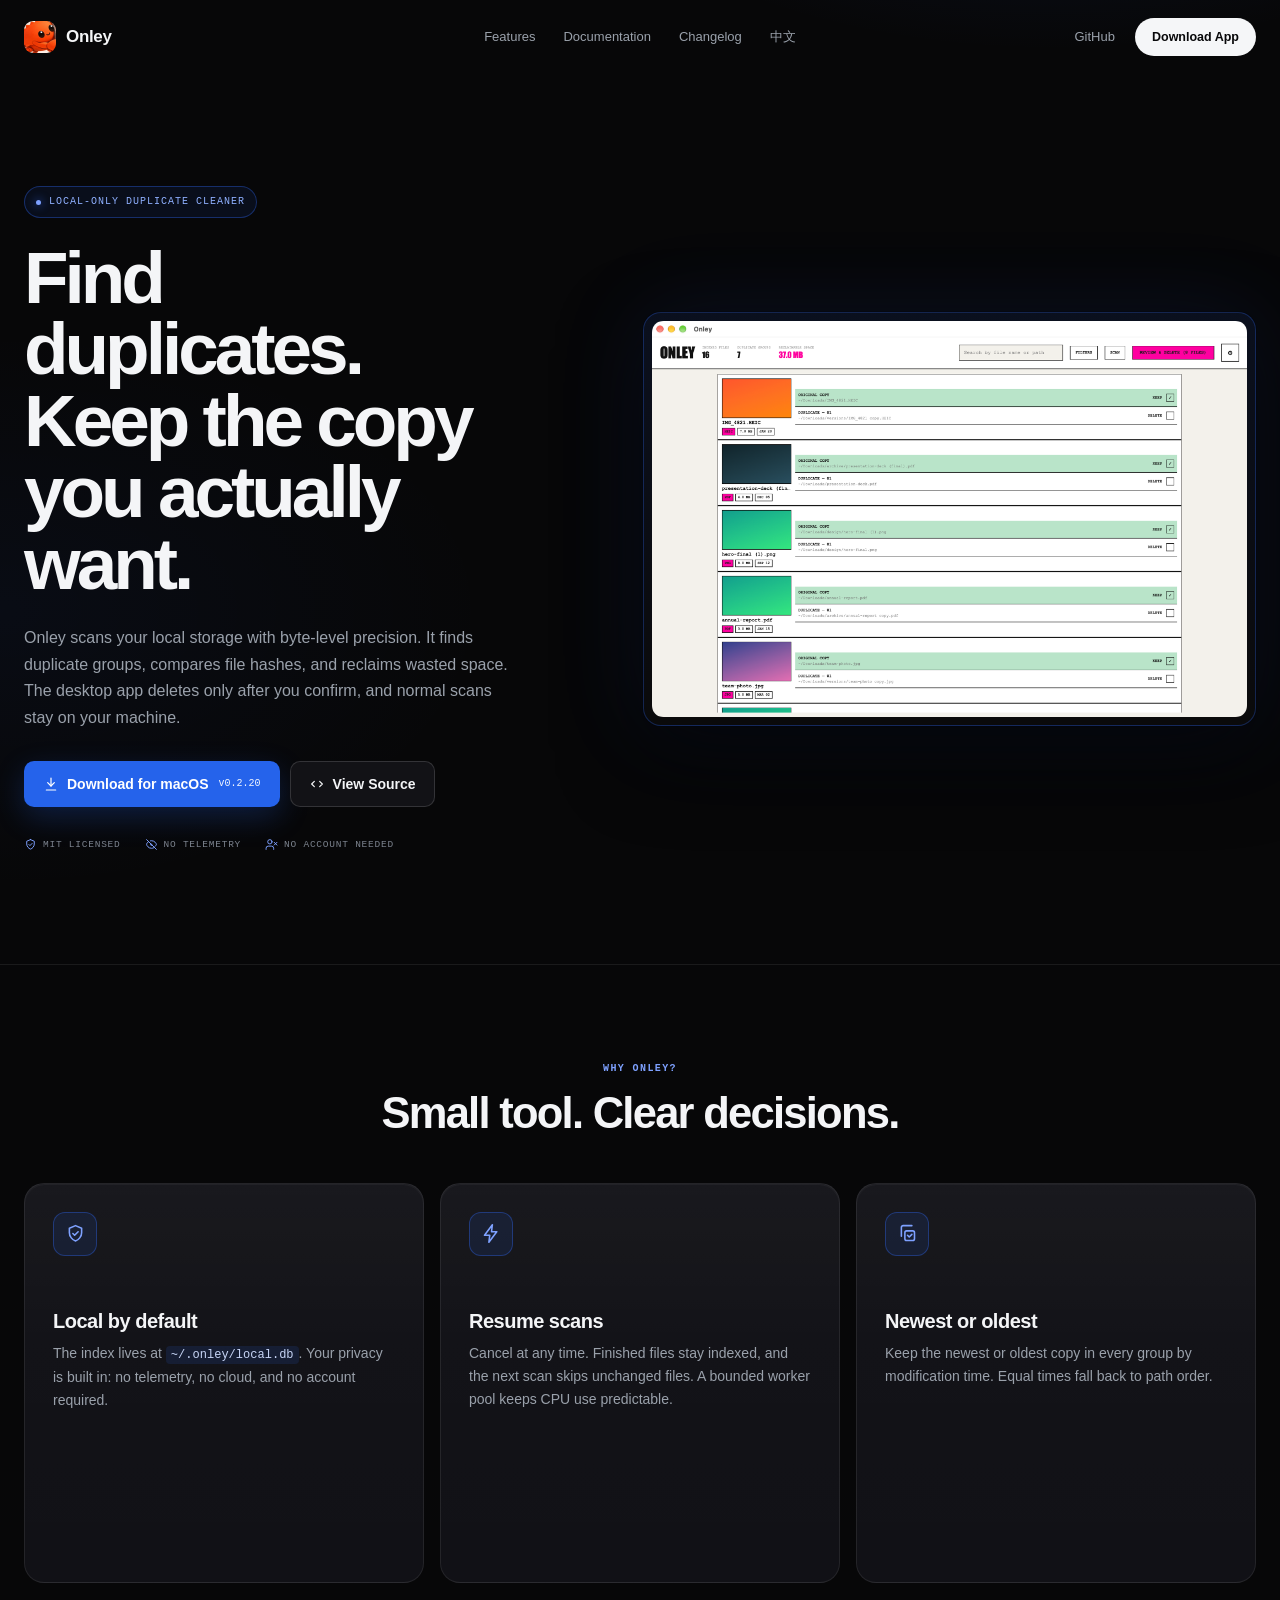
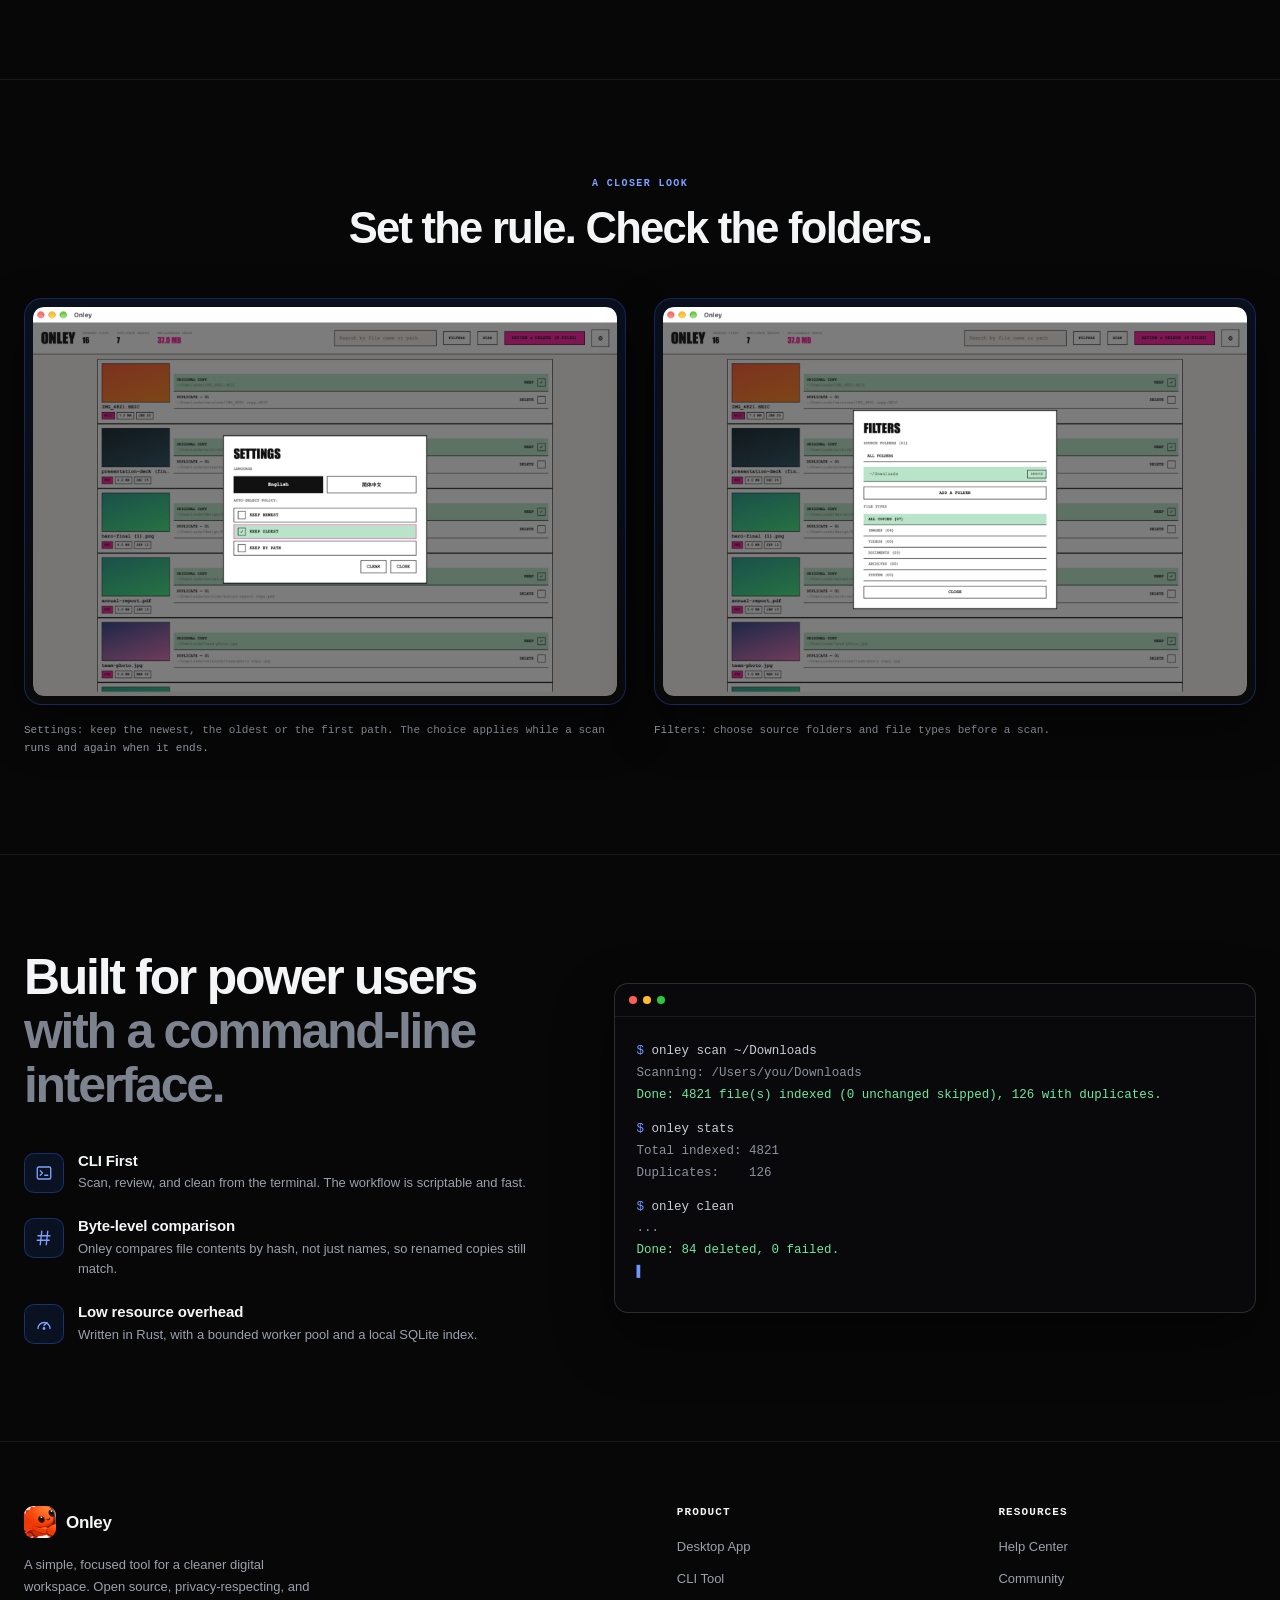
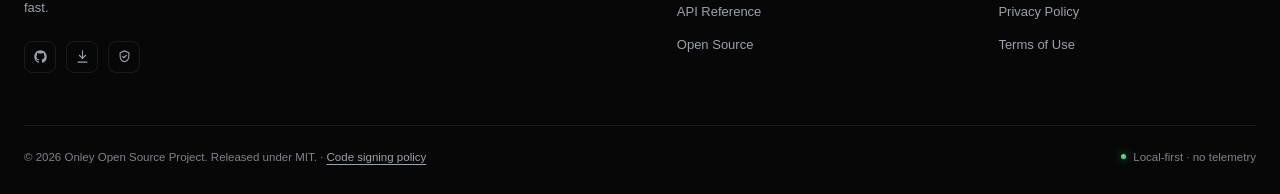
<file: docs/index.html>
<!DOCTYPE html>
<html lang="en">
<head>
  <meta charset="utf-8">
  <meta name="viewport" content="width=device-width, initial-scale=1">
  <meta name="color-scheme" content="dark">
  <title>Onley — find and remove duplicate files</title>
  <meta name="description" content="Onley is a local-only duplicate file finder for macOS, Windows and Linux. Scan folders, review duplicate groups, and delete the rest only after you confirm.">
  <meta property="og:title" content="Onley — find and remove duplicate files">
  <meta property="og:description" content="A local-only duplicate file finder with a desktop client and CLI.">
  <meta property="og:type" content="website">
  <meta property="og:image" content="https://fdaio.github.io/onley/assets/onley-main.png">
  <link rel="alternate" hreflang="en" href="https://fdaio.github.io/onley/">
  <link rel="alternate" hreflang="zh-CN" href="https://fdaio.github.io/onley/index-zh.html">
  <link rel="icon" href="assets/mark.svg" type="image/svg+xml">
  <link rel="stylesheet" href="home.css">
</head>
<body class="home">
  <a class="skip-link" href="#main">Skip to content</a>

  <header class="site-header">
    <a class="brand" href="./" aria-label="Onley home">
      <img src="assets/mark.svg" alt="" width="32" height="32">
      <span>Onley</span>
    </a>
    <nav class="site-nav" aria-label="Main">
      <a href="#features">Features</a>
      <a href="https://github.com/fdaio/onley#readme">Documentation</a>
      <a href="https://github.com/fdaio/onley/releases">Changelog</a>
      <a href="index-zh.html" hreflang="zh-CN" lang="zh-CN">中文</a>
    </nav>
    <div class="header-actions">
      <a class="text-link" href="https://github.com/fdaio/onley">GitHub</a>
      <a class="button button-light" href="download.html">Download App</a>
    </div>
  </header>

  <main id="main">
    <section class="hero">
      <div class="hero-copy">
        <p class="eyebrow-pill"><span class="dot" aria-hidden="true"></span>Local-only duplicate cleaner</p>
        <h1>Find<br>duplicates.<br>Keep the copy<br>you actually<br>want.</h1>
        <p class="lede">
          Onley scans your local storage with byte-level precision. It finds
          duplicate groups, compares file hashes, and reclaims wasted space. The
          desktop app deletes only after you confirm, and normal scans stay on
          your machine.
        </p>
        <div class="hero-actions">
          <a class="button button-primary" href="download.html">
            <svg viewBox="0 0 24 24" fill="none" stroke="currentColor" stroke-width="1.8" stroke-linecap="round" stroke-linejoin="round" aria-hidden="true"><path d="M12 3v12"/><path d="m7 10 5 5 5-5"/><path d="M5 21h14"/></svg>
            <span>Download for macOS</span>
            <span class="version">v0.2.20</span>
          </a>
          <a class="button button-ghost" href="https://github.com/fdaio/onley">
            <svg viewBox="0 0 24 24" fill="none" stroke="currentColor" stroke-width="1.8" stroke-linecap="round" stroke-linejoin="round" aria-hidden="true"><path d="m8 8-4 4 4 4"/><path d="m16 8 4 4-4 4"/></svg>
            <span>View Source</span>
          </a>
        </div>
        <ul class="trust-list" aria-label="Product commitments">
          <li>
            <svg viewBox="0 0 24 24" fill="none" stroke="currentColor" stroke-width="1.8" stroke-linecap="round" stroke-linejoin="round" aria-hidden="true"><path d="M12 3 5 6v5c0 4.4 3.4 8.4 7 9.5 3.6-1.1 7-5.1 7-9.5V6l-7-3Z"/><path d="m9 12 2 2 4-4"/></svg>
            MIT licensed
          </li>
          <li>
            <svg viewBox="0 0 24 24" fill="none" stroke="currentColor" stroke-width="1.8" stroke-linecap="round" stroke-linejoin="round" aria-hidden="true"><path d="M3 3l18 18"/><path d="M10.6 10.6a2 2 0 0 0 2.8 2.8"/><path d="M9.9 5.2A10.5 10.5 0 0 1 12 5c5.5 0 9 5 9 7a11 11 0 0 1-2.3 3.4"/><path d="M6.6 6.6C4.4 8 3 10 3 12c0 2 3.5 7 9 7a10.6 10.6 0 0 0 4.4-1"/></svg>
            No telemetry
          </li>
          <li>
            <svg viewBox="0 0 24 24" fill="none" stroke="currentColor" stroke-width="1.8" stroke-linecap="round" stroke-linejoin="round" aria-hidden="true"><path d="M16 21v-2a4 4 0 0 0-4-4H6a4 4 0 0 0-4 4v2"/><circle cx="9" cy="7" r="4"/><path d="m17 8 5 5"/><path d="m22 8-5 5"/></svg>
            No account needed
          </li>
        </ul>
      </div>

      <div class="hero-visual">
        <div class="shot-frame">
          <img src="assets/onley-main.png" alt="Onley desktop app showing duplicate groups with a copy selected to keep" width="2160" height="1440">
        </div>
      </div>
    </section>

    <section id="features" class="section">
      <div class="section-heading center">
        <p class="eyebrow">Why Onley?</p>
        <h2>Small tool. Clear decisions.</h2>
      </div>
      <div class="feature-grid">
        <article class="feature-card">
          <div class="icon-box" aria-hidden="true">
            <svg viewBox="0 0 24 24" fill="none" stroke="currentColor" stroke-width="1.8" stroke-linecap="round" stroke-linejoin="round"><path d="M12 3 5 6v5c0 4.4 3.4 8.4 7 9.5 3.6-1.1 7-5.1 7-9.5V6l-7-3Z"/><path d="m9 12 2 2 4-4"/></svg>
          </div>
          <h3>Local by default</h3>
          <p>The index lives at <code>~/.onley/local.db</code>. Your privacy is built in: no telemetry, no cloud, and no account required.</p>
        </article>
        <article class="feature-card">
          <div class="icon-box" aria-hidden="true">
            <svg viewBox="0 0 24 24" fill="none" stroke="currentColor" stroke-width="1.8" stroke-linecap="round" stroke-linejoin="round"><path d="M13 2 4 14h6l-1 8 9-12h-6l1-8Z"/></svg>
          </div>
          <h3>Resume scans</h3>
          <p>Cancel at any time. Finished files stay indexed, and the next scan skips unchanged files. A bounded worker pool keeps CPU use predictable.</p>
        </article>
        <article class="feature-card">
          <div class="icon-box" aria-hidden="true">
            <svg viewBox="0 0 24 24" fill="none" stroke="currentColor" stroke-width="1.8" stroke-linecap="round" stroke-linejoin="round"><rect x="9" y="9" width="11" height="11" rx="2"/><path d="M5 15V5a2 2 0 0 1 2-2h10"/><path d="m12 14 2 2 3-3"/></svg>
          </div>
          <h3>Newest or oldest</h3>
          <p>Keep the newest or oldest copy in every group by modification time. Equal times fall back to path order.</p>
        </article>
      </div>
    </section>

    <section class="section shots">
      <div class="section-heading center">
        <p class="eyebrow">A closer look</p>
        <h2>Set the rule. Check the folders.</h2>
      </div>
      <div class="shot-grid">
        <figure class="shot-card">
          <div class="shot-frame">
            <img src="assets/onley-settings.png" alt="Onley settings with Keep oldest selected and the language choices" width="1600" height="1066" loading="lazy">
          </div>
          <figcaption>Settings: keep the newest, the oldest or the first path. The choice applies while a scan runs and again when it ends.</figcaption>
        </figure>
        <figure class="shot-card">
          <div class="shot-frame">
            <img src="assets/onley-filters.png" alt="Onley filters showing the Downloads folder, file types and their counts" width="1600" height="1066" loading="lazy">
          </div>
          <figcaption>Filters: choose source folders and file types before a scan.</figcaption>
        </figure>
      </div>
    </section>

    <section class="section cli">
      <div class="cli-copy">
        <h2>Built for power users<br><span>with a command-line interface.</span></h2>
        <div class="cli-list">
          <article class="cli-item">
            <div class="icon-box" aria-hidden="true">
              <svg viewBox="0 0 24 24" fill="none" stroke="currentColor" stroke-width="1.8" stroke-linecap="round" stroke-linejoin="round"><rect x="3" y="4" width="18" height="16" rx="2"/><path d="m7 9 3 3-3 3"/><path d="M13 15h4"/></svg>
            </div>
            <div>
              <h3>CLI First</h3>
              <p>Scan, review, and clean from the terminal. The workflow is scriptable and fast.</p>
            </div>
          </article>
          <article class="cli-item">
            <div class="icon-box" aria-hidden="true">
              <svg viewBox="0 0 24 24" fill="none" stroke="currentColor" stroke-width="1.8" stroke-linecap="round" stroke-linejoin="round"><path d="M9 3 7 21"/><path d="M17 3l-2 18"/><path d="M4 9h16"/><path d="M3 15h16"/></svg>
            </div>
            <div>
              <h3>Byte-level comparison</h3>
              <p>Onley compares file contents by hash, not just names, so renamed copies still match.</p>
            </div>
          </article>
          <article class="cli-item">
            <div class="icon-box" aria-hidden="true">
              <svg viewBox="0 0 24 24" fill="none" stroke="currentColor" stroke-width="1.8" stroke-linecap="round" stroke-linejoin="round"><path d="M4 18a8 8 0 1 1 16 0"/><path d="m12 14 4-4"/><circle cx="12" cy="18" r="1"/></svg>
            </div>
            <div>
              <h3>Low resource overhead</h3>
              <p>Written in Rust, with a bounded worker pool and a local SQLite index.</p>
            </div>
          </article>
        </div>
      </div>

      <div class="terminal">
        <div class="terminal-bar" aria-hidden="true"><span></span><span></span><span></span></div>
        <pre class="terminal-body"><code><span class="term-line"><span class="prompt">$</span> onley scan ~/Downloads</span><span class="term-line dim">Scanning: /Users/you/Downloads</span><span class="term-line ok">Done: 4821 file(s) indexed (0 unchanged skipped), 126 with duplicates.</span><span class="term-gap"></span><span class="term-line"><span class="prompt">$</span> onley stats</span><span class="term-line dim">Total indexed: 4821</span><span class="term-line dim">Duplicates:    126</span><span class="term-gap"></span><span class="term-line"><span class="prompt">$</span> onley clean</span><span class="term-line dim">...</span><span class="term-line ok">Done: 84 deleted, 0 failed.</span><span class="term-line terminal-cursor" aria-hidden="true">▌</span></code></pre>
      </div>
    </section>
  </main>

  <footer class="site-footer">
    <div class="footer-top">
      <div class="footer-brand">
        <a class="brand" href="./" aria-label="Onley home">
          <img src="assets/mark.svg" alt="" width="32" height="32">
          <span>Onley</span>
        </a>
        <p>A simple, focused tool for a cleaner digital workspace. Open source, privacy-respecting, and fast.</p>
        <div class="socials">
          <a href="https://github.com/fdaio/onley" aria-label="Onley on GitHub">
            <svg viewBox="0 0 24 24" fill="currentColor" aria-hidden="true"><path d="M12 2C6.48 2 2 6.58 2 12.25c0 4.53 2.87 8.37 6.84 9.73.5.1.68-.22.68-.49 0-.24-.01-.87-.01-1.71-2.78.62-3.37-1.37-3.37-1.37-.45-1.18-1.11-1.5-1.11-1.5-.91-.63.07-.62.07-.62 1 .07 1.53 1.06 1.53 1.06.9 1.57 2.34 1.12 2.91.85.09-.66.35-1.12.63-1.38-2.22-.26-4.56-1.14-4.56-5.06 0-1.12.39-2.03 1.03-2.75-.1-.26-.45-1.3.1-2.71 0 0 .84-.28 2.75 1.05a9.3 9.3 0 0 1 5 0c1.91-1.33 2.75-1.05 2.75-1.05.55 1.41.2 2.45.1 2.71.64.72 1.03 1.63 1.03 2.75 0 3.93-2.34 4.8-4.57 5.05.36.32.68.94.68 1.9 0 1.37-.01 2.47-.01 2.81 0 .27.18.6.69.49A10.02 10.02 0 0 0 22 12.25C22 6.58 17.52 2 12 2Z"/></svg>
          </a>
          <a href="https://github.com/fdaio/onley/releases" aria-label="Onley releases">
            <svg viewBox="0 0 24 24" fill="none" stroke="currentColor" stroke-width="1.8" stroke-linecap="round" stroke-linejoin="round" aria-hidden="true"><path d="M12 3v12"/><path d="m7 10 5 5 5-5"/><path d="M5 21h14"/></svg>
          </a>
          <a href="https://github.com/fdaio/onley/blob/master/LICENSE" aria-label="Onley MIT license">
            <svg viewBox="0 0 24 24" fill="none" stroke="currentColor" stroke-width="1.8" stroke-linecap="round" stroke-linejoin="round" aria-hidden="true"><path d="M12 3 5 6v5c0 4.4 3.4 8.4 7 9.5 3.6-1.1 7-5.1 7-9.5V6l-7-3Z"/><path d="m9 12 2 2 4-4"/></svg>
          </a>
        </div>
      </div>
      <div class="footer-col">
        <h2>Product</h2>
        <a href="download.html">Desktop App</a>
        <a href="download.html">CLI Tool</a>
        <a href="coming-soon.html" data-placeholder="true" title="API reference coming soon">API Reference</a>
        <a href="https://github.com/fdaio/onley">Open Source</a>
      </div>
      <div class="footer-col">
        <h2>Resources</h2>
        <a href="https://github.com/fdaio/onley/issues">Help Center</a>
        <a href="coming-soon.html" data-placeholder="true" title="Community page coming soon">Community</a>
        <a href="privacy.html">Privacy Policy</a>
        <a href="coming-soon.html" data-placeholder="true" title="Terms of use coming soon">Terms of Use</a>
      </div>
    </div>
    <div class="footer-bottom">
      <p>© 2026 Onley Open Source Project. Released under MIT. · <a href="code-signing.html">Code signing policy</a></p>
      <p class="local-status"><span class="status-dot" aria-hidden="true"></span>Local-first · no telemetry</p>
    </div>
  </footer>
</body>
</html>
</file>
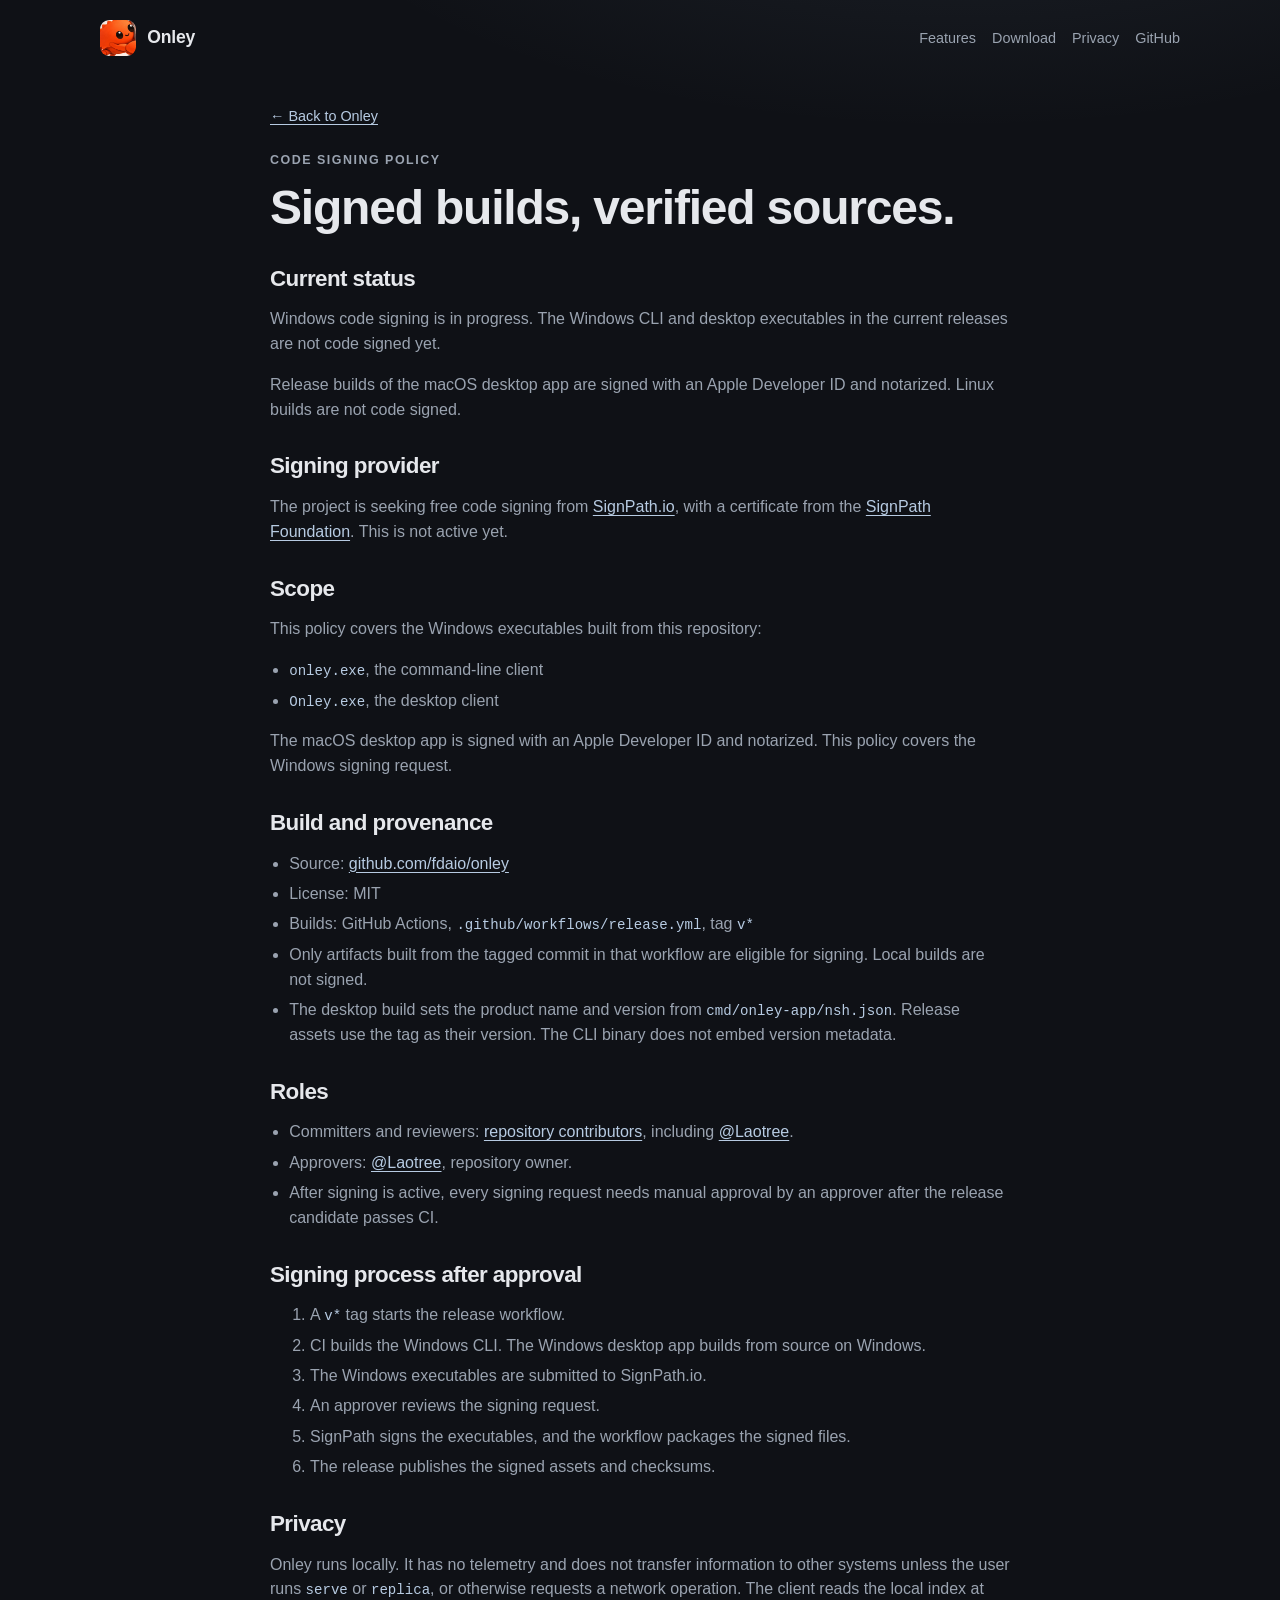
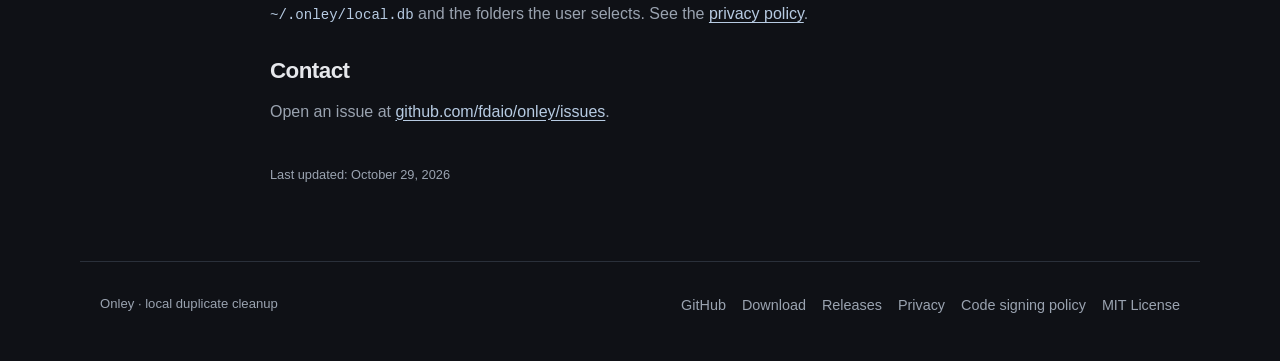
<file: docs/code-signing.html>
<!DOCTYPE html>
<html lang="en">
<head>
  <meta charset="utf-8">
  <meta name="viewport" content="width=device-width, initial-scale=1">
  <meta name="color-scheme" content="dark">
  <title>Code signing policy — Onley</title>
  <meta name="description" content="Onley code signing policy: planned SignPath Foundation signing for Windows, Developer ID and notarization for macOS.">
  <link rel="icon" href="assets/mark.svg" type="image/svg+xml">
  <link rel="stylesheet" href="styles.css">
</head>
<body>
  <header class="site-header">
    <a class="brand" href="./" aria-label="Onley home">
      <img src="assets/mark.svg" alt="" width="36" height="36">
      <span>Onley</span>
    </a>
    <nav aria-label="Main">
      <a href="index.html#features">Features</a>
      <a href="download.html">Download</a>
      <a href="privacy.html">Privacy</a>
      <a href="https://github.com/fdaio/onley">GitHub</a>
    </nav>
  </header>

  <main class="page">
    <a class="back" href="./">← Back to Onley</a>
    <p class="eyebrow">Code signing policy</p>
    <h1>Signed builds, verified sources.</h1>

    <h2>Current status</h2>
    <p>
      Windows code signing is in progress. The Windows CLI and desktop
      executables in the current releases are not code signed yet.
    </p>
    <p>
      Release builds of the macOS desktop app are signed with an Apple Developer
      ID and notarized. Linux builds are not code signed.
    </p>

    <h2>Signing provider</h2>
    <p>
      The project is seeking free code signing from
      <a href="https://about.signpath.io">SignPath.io</a>, with a certificate
      from the <a href="https://signpath.org">SignPath Foundation</a>. This is
      not active yet.
    </p>

    <h2>Scope</h2>
    <p>This policy covers the Windows executables built from this repository:</p>
    <ul>
      <li><code>onley.exe</code>, the command-line client</li>
      <li><code>Onley.exe</code>, the desktop client</li>
    </ul>
    <p>
      The macOS desktop app is signed with an Apple Developer ID and notarized.
      This policy covers the Windows signing request.
    </p>

    <h2>Build and provenance</h2>
    <ul>
      <li>Source: <a href="https://github.com/fdaio/onley">github.com/fdaio/onley</a></li>
      <li>License: MIT</li>
      <li>Builds: GitHub Actions, <code>.github/workflows/release.yml</code>, tag <code>v*</code></li>
      <li>Only artifacts built from the tagged commit in that workflow are eligible for signing. Local builds are not signed.</li>
      <li>The desktop build sets the product name and version from <code>cmd/onley-app/nsh.json</code>. Release assets use the tag as their version. The CLI binary does not embed version metadata.</li>
    </ul>

    <h2>Roles</h2>
    <ul>
      <li>Committers and reviewers: <a href="https://github.com/fdaio/onley/graphs/contributors">repository contributors</a>, including <a href="https://github.com/Laotree">@Laotree</a>.</li>
      <li>Approvers: <a href="https://github.com/Laotree">@Laotree</a>, repository owner.</li>
      <li>After signing is active, every signing request needs manual approval by an approver after the release candidate passes CI.</li>
    </ul>

    <h2>Signing process after approval</h2>
    <ol>
      <li>A <code>v*</code> tag starts the release workflow.</li>
      <li>CI builds the Windows CLI. The Windows desktop app builds from source on Windows.</li>
      <li>The Windows executables are submitted to SignPath.io.</li>
      <li>An approver reviews the signing request.</li>
      <li>SignPath signs the executables, and the workflow packages the signed files.</li>
      <li>The release publishes the signed assets and checksums.</li>
    </ol>

    <h2>Privacy</h2>
    <p>
      Onley runs locally. It has no telemetry and does not transfer information
      to other systems unless the user runs <code>serve</code> or
      <code>replica</code>, or otherwise requests a network operation. The
      client reads the local index at <code>~/.onley/local.db</code> and the
      folders the user selects. See the <a href="privacy.html">privacy policy</a>.
    </p>

    <h2>Contact</h2>
    <p>
      Open an issue at
      <a href="https://github.com/fdaio/onley/issues">github.com/fdaio/onley/issues</a>.
    </p>

    <p class="updated">Last updated: October 29, 2026</p>
  </main>

  <footer class="site-footer">
    <p>Onley · local duplicate cleanup</p>
    <nav aria-label="Footer">
      <a href="https://github.com/fdaio/onley">GitHub</a>
      <a href="download.html">Download</a>
      <a href="https://github.com/fdaio/onley/releases">Releases</a>
      <a href="privacy.html">Privacy</a>
      <a href="code-signing.html">Code signing policy</a>
      <a href="https://github.com/fdaio/onley/blob/master/LICENSE">MIT License</a>
    </nav>
  </footer>
</body>
</html>
</file>
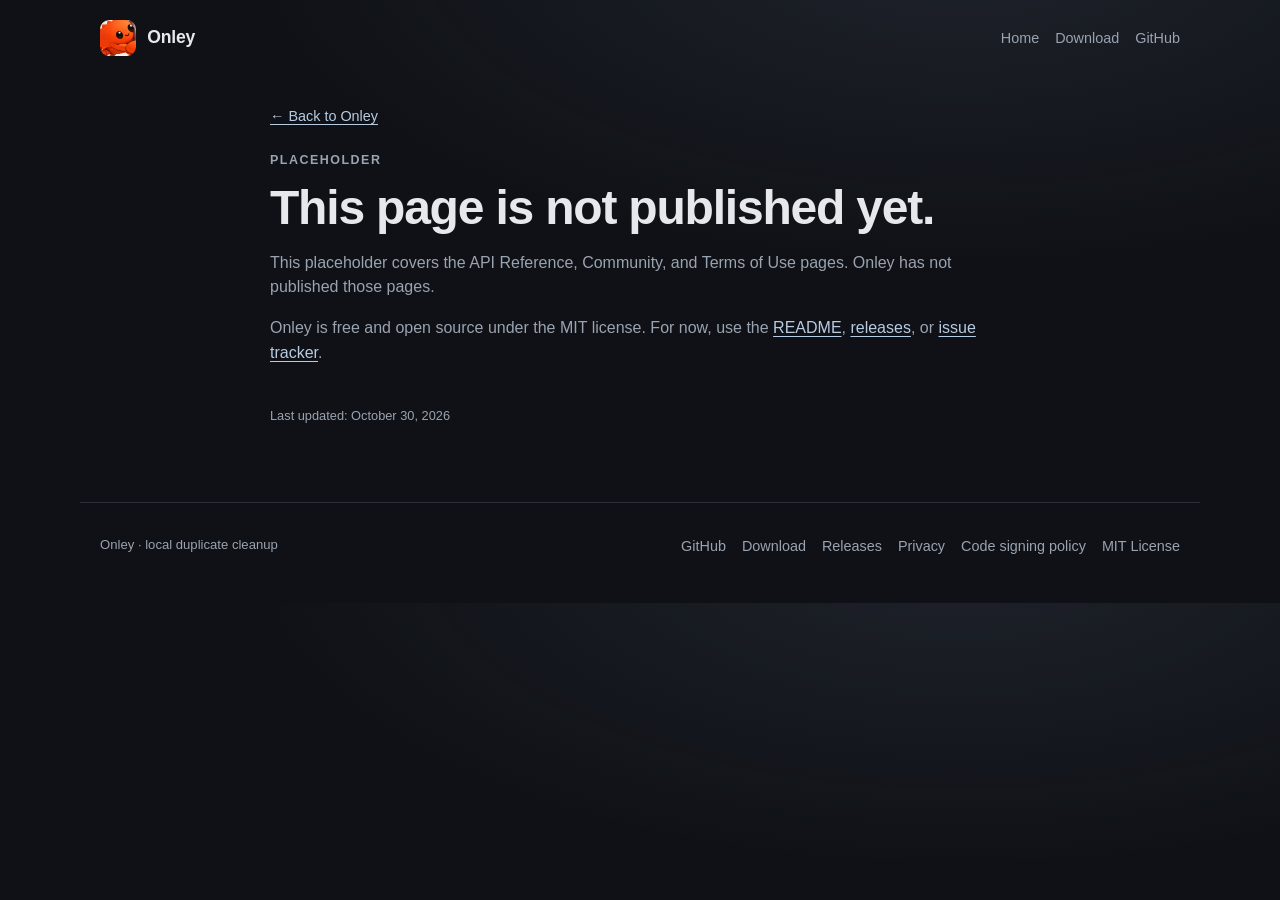
<file: docs/coming-soon.html>
<!DOCTYPE html>
<html lang="en">
<head>
  <meta charset="utf-8">
  <meta name="viewport" content="width=device-width, initial-scale=1">
  <meta name="color-scheme" content="dark">
  <meta name="robots" content="noindex">
  <title>Coming soon — Onley</title>
  <meta name="description" content="A placeholder page for Onley pages that are not published yet.">
  <link rel="icon" href="assets/mark.svg" type="image/svg+xml">
  <link rel="stylesheet" href="styles.css">
</head>
<body>
  <header class="site-header">
    <a class="brand" href="./" aria-label="Onley home">
      <img src="assets/mark.svg" alt="" width="36" height="36">
      <span>Onley</span>
    </a>
    <nav aria-label="Main">
      <a href="index.html">Home</a>
      <a href="download.html">Download</a>
      <a href="https://github.com/fdaio/onley">GitHub</a>
    </nav>
  </header>

  <main class="page">
    <a class="back" href="./">← Back to Onley</a>
    <p class="eyebrow">Placeholder</p>
    <h1>This page is not published yet.</h1>
    <p>
      This placeholder covers the API Reference, Community, and Terms of Use
      pages. Onley has not published those pages.
    </p>
    <p>
      Onley is free and open source under the MIT license. For now, use the
      <a href="https://github.com/fdaio/onley#readme">README</a>,
      <a href="https://github.com/fdaio/onley/releases">releases</a>, or
      <a href="https://github.com/fdaio/onley/issues">issue tracker</a>.
    </p>
    <p class="updated">Last updated: October 30, 2026</p>
  </main>

  <footer class="site-footer">
    <p>Onley · local duplicate cleanup</p>
    <nav aria-label="Footer">
      <a href="https://github.com/fdaio/onley">GitHub</a>
      <a href="download.html">Download</a>
      <a href="https://github.com/fdaio/onley/releases">Releases</a>
      <a href="privacy.html">Privacy</a>
      <a href="code-signing.html">Code signing policy</a>
      <a href="https://github.com/fdaio/onley/blob/master/LICENSE">MIT License</a>
    </nav>
  </footer>
</body>
</html>
</file>
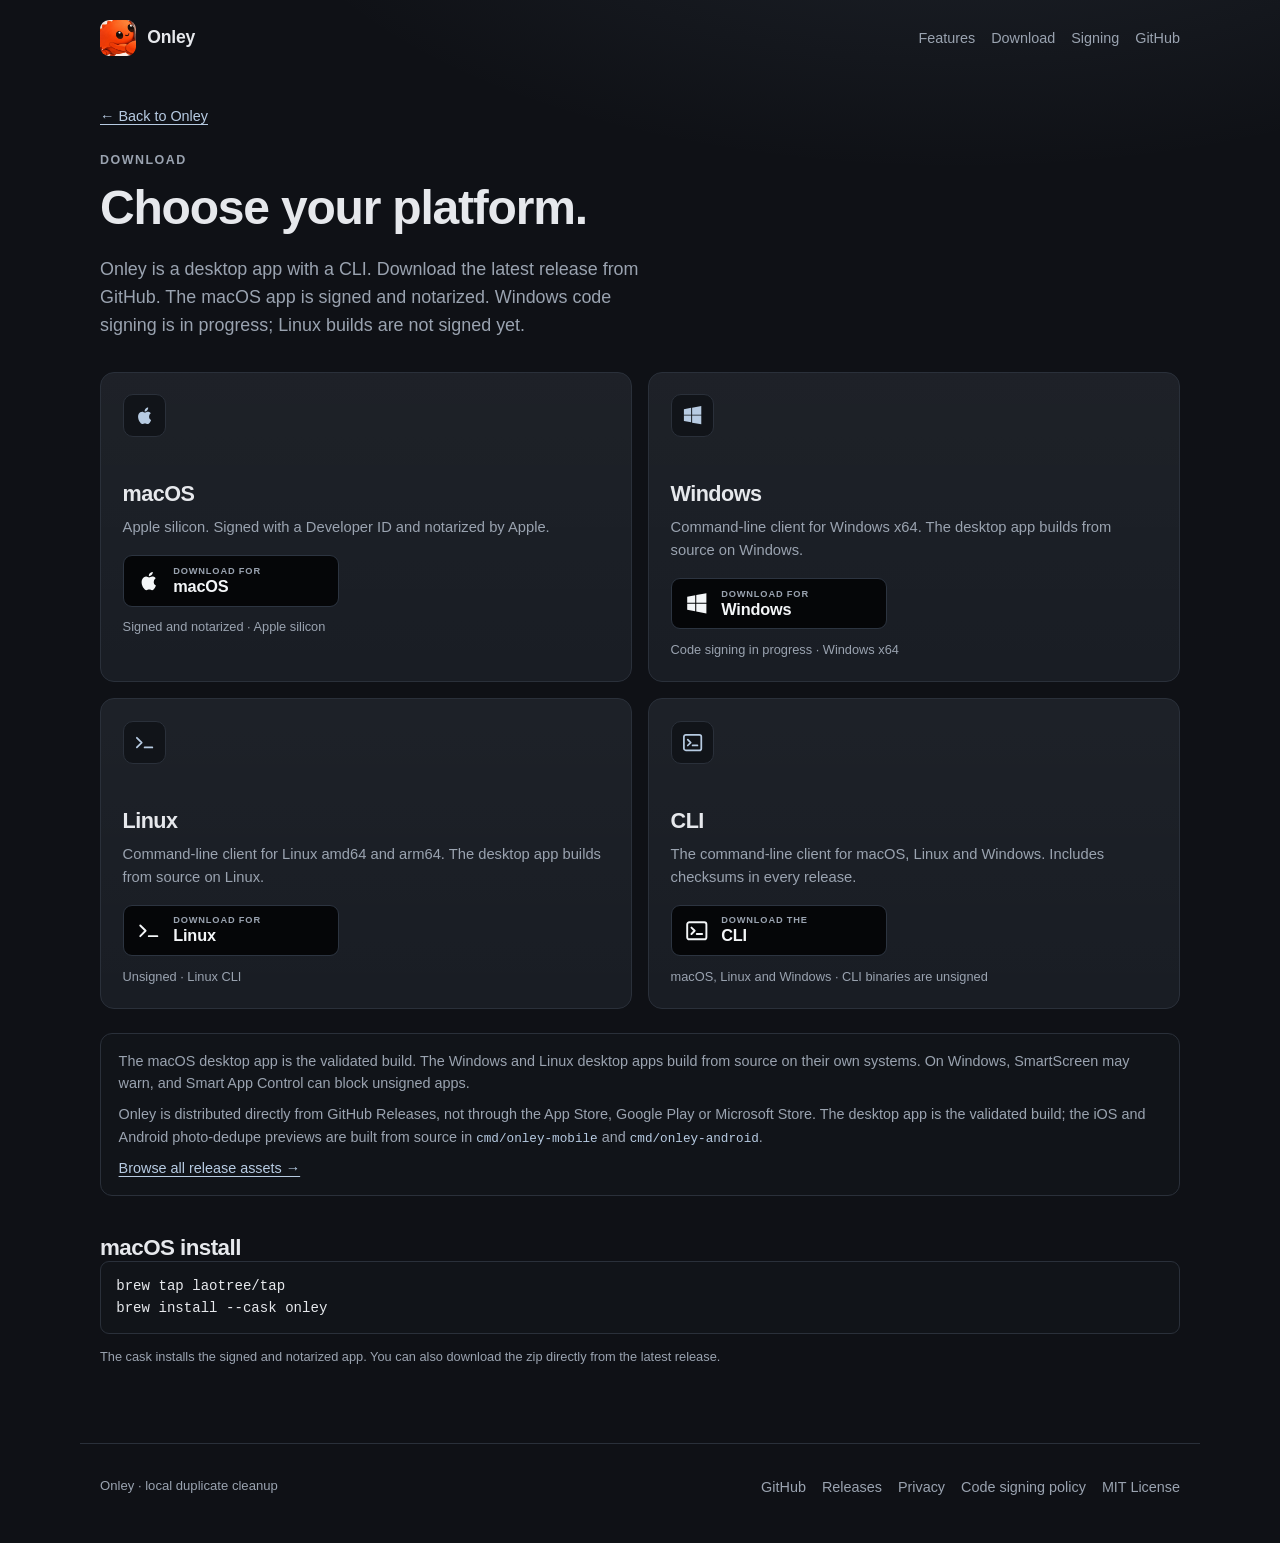
<file: docs/download.html>
<!DOCTYPE html>
<html lang="en">
<head>
  <meta charset="utf-8">
  <meta name="viewport" content="width=device-width, initial-scale=1">
  <meta name="color-scheme" content="dark">
  <title>Download — Onley</title>
  <meta name="description" content="Download Onley for macOS, Windows and Linux, or get the command-line client from GitHub Releases.">
  <link rel="icon" href="assets/mark.svg" type="image/svg+xml">
  <link rel="stylesheet" href="styles.css">
</head>
<body>
  <header class="site-header">
    <a class="brand" href="./" aria-label="Onley home">
      <img src="assets/mark.svg" alt="" width="36" height="36">
      <span>Onley</span>
    </a>
    <nav aria-label="Main">
      <a href="index.html#features">Features</a>
      <a href="download.html" aria-current="page">Download</a>
      <a href="code-signing.html">Signing</a>
      <a href="https://github.com/fdaio/onley">GitHub</a>
    </nav>
  </header>

  <main class="page page-wide">
    <a class="back" href="./">← Back to Onley</a>
    <p class="eyebrow">Download</p>
    <h1>Choose your platform.</h1>
    <p class="lede">
      Onley is a desktop app with a CLI. Download the latest release from
      GitHub. The macOS app is signed and notarized. Windows code signing is in
      progress; Linux builds are not signed yet.
    </p>

    <div class="download-grid">
      <section class="download-card">
        <div class="platform-icon" aria-hidden="true">
          <svg viewBox="0 0 24 24" role="img"><path d="M16.7 12.9c0-2.1 1.7-3.1 1.8-3.2-1-1.5-2.5-1.7-3-1.7-1.3-.1-2.5.8-3.2.8-.7 0-1.7-.8-2.8-.8-1.4 0-2.8.9-3.5 2.2-1.5 2.6-.4 6.4 1.1 8.5.7 1 1.5 2.1 2.6 2.1 1 0 1.4-.6 2.7-.6s1.6.6 2.7.6c1.1 0 1.8-1 2.5-2 .8-1.1 1.1-2.2 1.1-2.3-.1 0-2.1-.8-2.1-3.3zM14.8 6.4c.6-.7 1-1.7.9-2.7-.9 0-2 .6-2.7 1.3-.6.7-1.1 1.7-.9 2.7 1 0 2-.5 2.7-1.3z"/></svg>
        </div>
        <h2>macOS</h2>
        <p>Apple silicon. Signed with a Developer ID and notarized by Apple.</p>
        <a class="store-badge" href="https://github.com/fdaio/onley/releases/latest">
          <span class="store-icon" aria-hidden="true">
            <svg viewBox="0 0 24 24"><path d="M16.7 12.9c0-2.1 1.7-3.1 1.8-3.2-1-1.5-2.5-1.7-3-1.7-1.3-.1-2.5.8-3.2.8-.7 0-1.7-.8-2.8-.8-1.4 0-2.8.9-3.5 2.2-1.5 2.6-.4 6.4 1.1 8.5.7 1 1.5 2.1 2.6 2.1 1 0 1.4-.6 2.7-.6s1.6.6 2.7.6c1.1 0 1.8-1 2.5-2 .8-1.1 1.1-2.2 1.1-2.3-.1 0-2.1-.8-2.1-3.3zM14.8 6.4c.6-.7 1-1.7.9-2.7-.9 0-2 .6-2.7 1.3-.6.7-1.1 1.7-.9 2.7 1 0 2-.5 2.7-1.3z"/></svg>
          </span>
          <span><small>Download for</small><strong>macOS</strong></span>
        </a>
        <p class="small">Signed and notarized · Apple silicon</p>
      </section>

      <section class="download-card">
        <div class="platform-icon" aria-hidden="true">
          <svg viewBox="0 0 24 24"><path d="M3 5.5 10.5 4v7H3V5.5zm8.5-1.7L21 2v9h-9.5V3.8zM3 12h7.5v7L3 17.5V12zm8.5 0H21v9l-9.5-1.7V12z"/></svg>
        </div>
        <h2>Windows</h2>
        <p>Command-line client for Windows x64. The desktop app builds from source on Windows.</p>
        <a class="store-badge" href="https://github.com/fdaio/onley/releases/latest">
          <span class="store-icon" aria-hidden="true">
            <svg viewBox="0 0 24 24"><path d="M3 5.5 10.5 4v7H3V5.5zm8.5-1.7L21 2v9h-9.5V3.8zM3 12h7.5v7L3 17.5V12zm8.5 0H21v9l-9.5-1.7V12z"/></svg>
          </span>
          <span><small>Download for</small><strong>Windows</strong></span>
        </a>
        <p class="small">Code signing in progress · Windows x64</p>
      </section>

      <section class="download-card">
        <div class="platform-icon" aria-hidden="true">
          <svg viewBox="0 0 24 24" fill="none" stroke="currentColor" stroke-width="1.8" stroke-linecap="round" stroke-linejoin="round"><path d="m4 7 5 5-5 5M12 17h8"/></svg>
        </div>
        <h2>Linux</h2>
        <p>Command-line client for Linux amd64 and arm64. The desktop app builds from source on Linux.</p>
        <a class="store-badge" href="https://github.com/fdaio/onley/releases/latest">
          <span class="store-icon" aria-hidden="true">
            <svg viewBox="0 0 24 24" fill="none" stroke="currentColor" stroke-width="1.8" stroke-linecap="round" stroke-linejoin="round"><path d="m4 7 5 5-5 5M12 17h8"/></svg>
          </span>
          <span><small>Download for</small><strong>Linux</strong></span>
        </a>
        <p class="small">Unsigned · Linux CLI</p>
      </section>

      <section class="download-card">
        <div class="platform-icon" aria-hidden="true">
          <svg viewBox="0 0 24 24" fill="none" stroke="currentColor" stroke-width="1.8" stroke-linecap="round" stroke-linejoin="round"><rect x="3" y="4" width="18" height="16" rx="2"/><path d="m7 9 3 3-3 3M12 15h5"/></svg>
        </div>
        <h2>CLI</h2>
        <p>The command-line client for macOS, Linux and Windows. Includes checksums in every release.</p>
        <a class="store-badge" href="https://github.com/fdaio/onley/releases/latest">
          <span class="store-icon" aria-hidden="true">
            <svg viewBox="0 0 24 24" fill="none" stroke="currentColor" stroke-width="1.8" stroke-linecap="round" stroke-linejoin="round"><rect x="3" y="4" width="18" height="16" rx="2"/><path d="m7 9 3 3-3 3M12 15h5"/></svg>
          </span>
          <span><small>Download the</small><strong>CLI</strong></span>
        </a>
        <p class="small">macOS, Linux and Windows · CLI binaries are unsigned</p>
      </section>
    </div>

    <div class="download-note">
      <p>
        The macOS desktop app is the validated build. The Windows and Linux
        desktop apps build from source on their own systems. On
        Windows, SmartScreen may warn, and Smart App Control can block unsigned
        apps.
      </p>
      <p>
        Onley is distributed directly from GitHub Releases, not through the
        App Store, Google Play or Microsoft Store. The desktop app is the
        validated build; the iOS and Android photo-dedupe previews are built
        from source in <code>cmd/onley-mobile</code> and
        <code>cmd/onley-android</code>.
      </p>
      <p><a href="https://github.com/fdaio/onley/releases/latest">Browse all release assets →</a></p>
    </div>

    <h2>macOS install</h2>
    <pre><code>brew tap laotree/tap
brew install --cask onley</code></pre>
    <p class="small">
      The cask installs the signed and notarized app. You can also download the
      zip directly from the latest release.
    </p>
  </main>

  <footer class="site-footer">
    <p>Onley · local duplicate cleanup</p>
    <nav aria-label="Footer">
      <a href="https://github.com/fdaio/onley">GitHub</a>
      <a href="https://github.com/fdaio/onley/releases">Releases</a>
      <a href="privacy.html">Privacy</a>
      <a href="code-signing.html">Code signing policy</a>
      <a href="https://github.com/fdaio/onley/blob/master/LICENSE">MIT License</a>
    </nav>
  </footer>
</body>
</html>
</file>
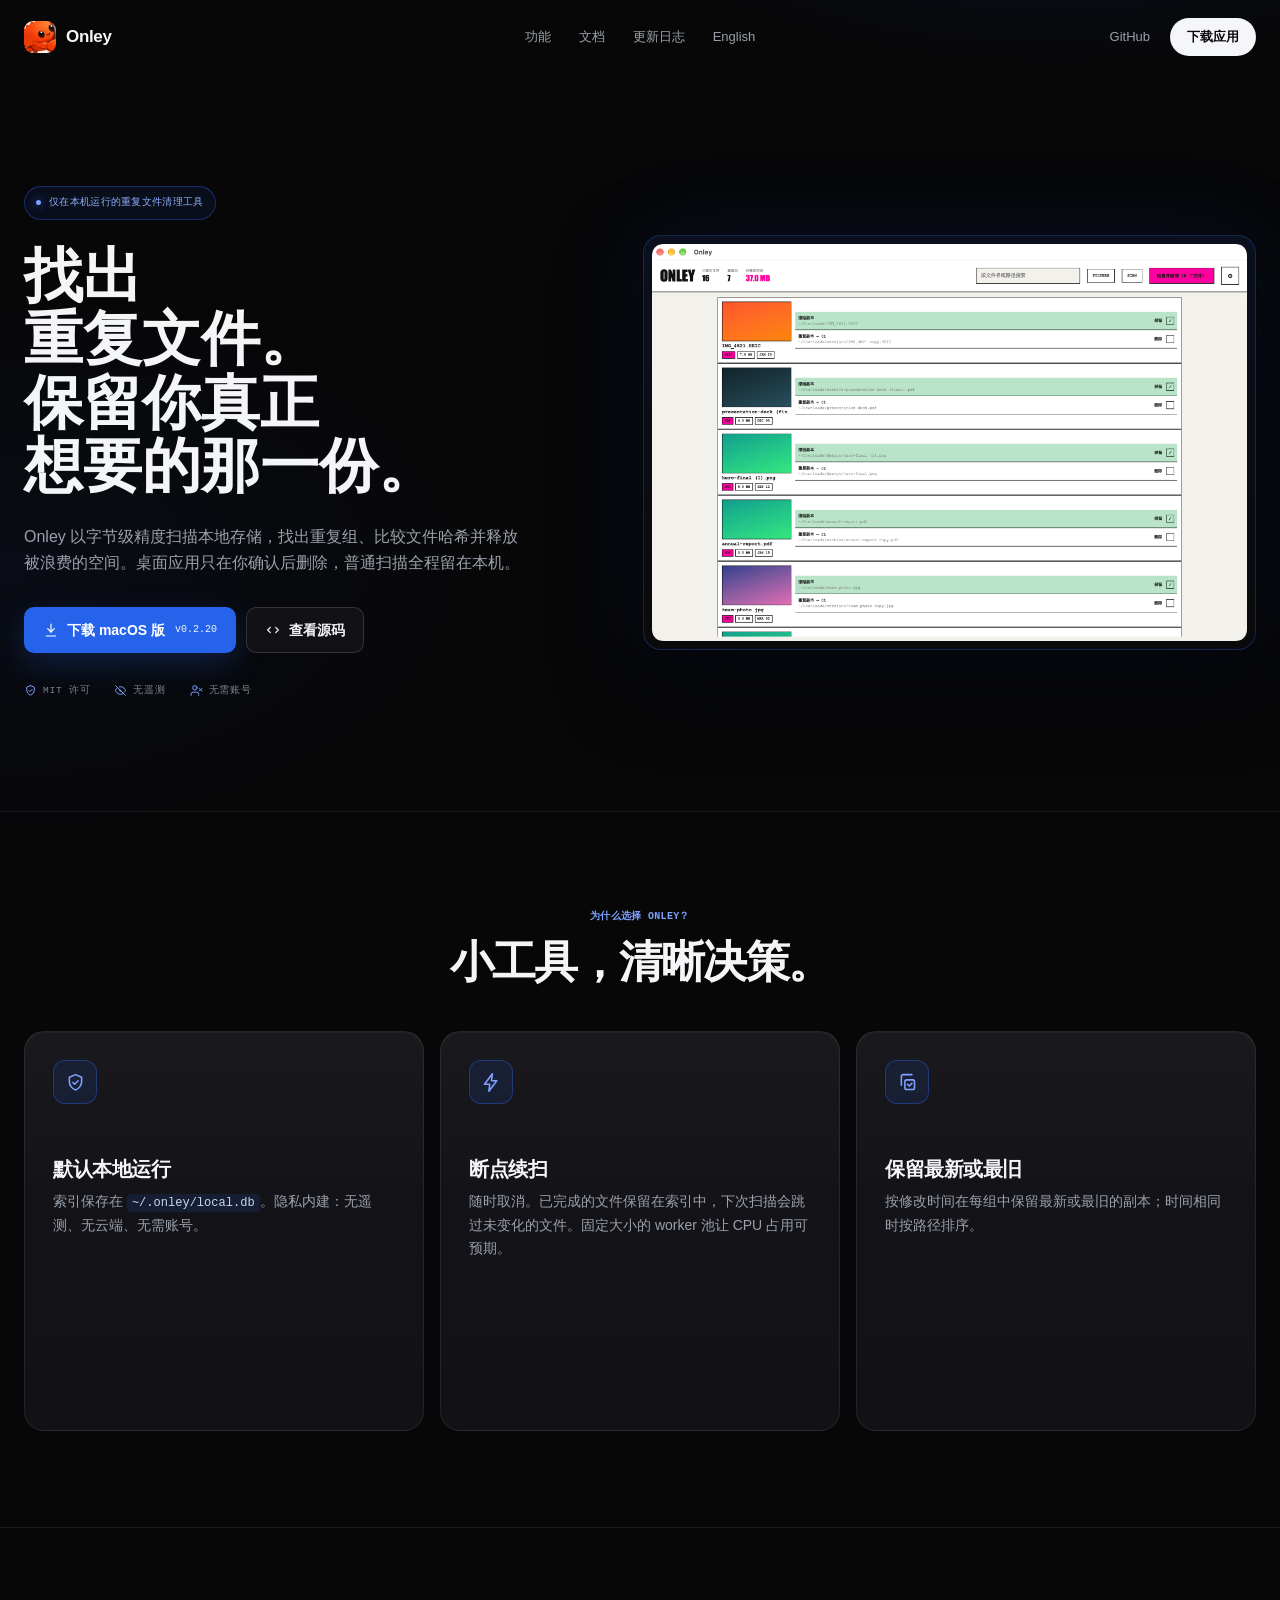
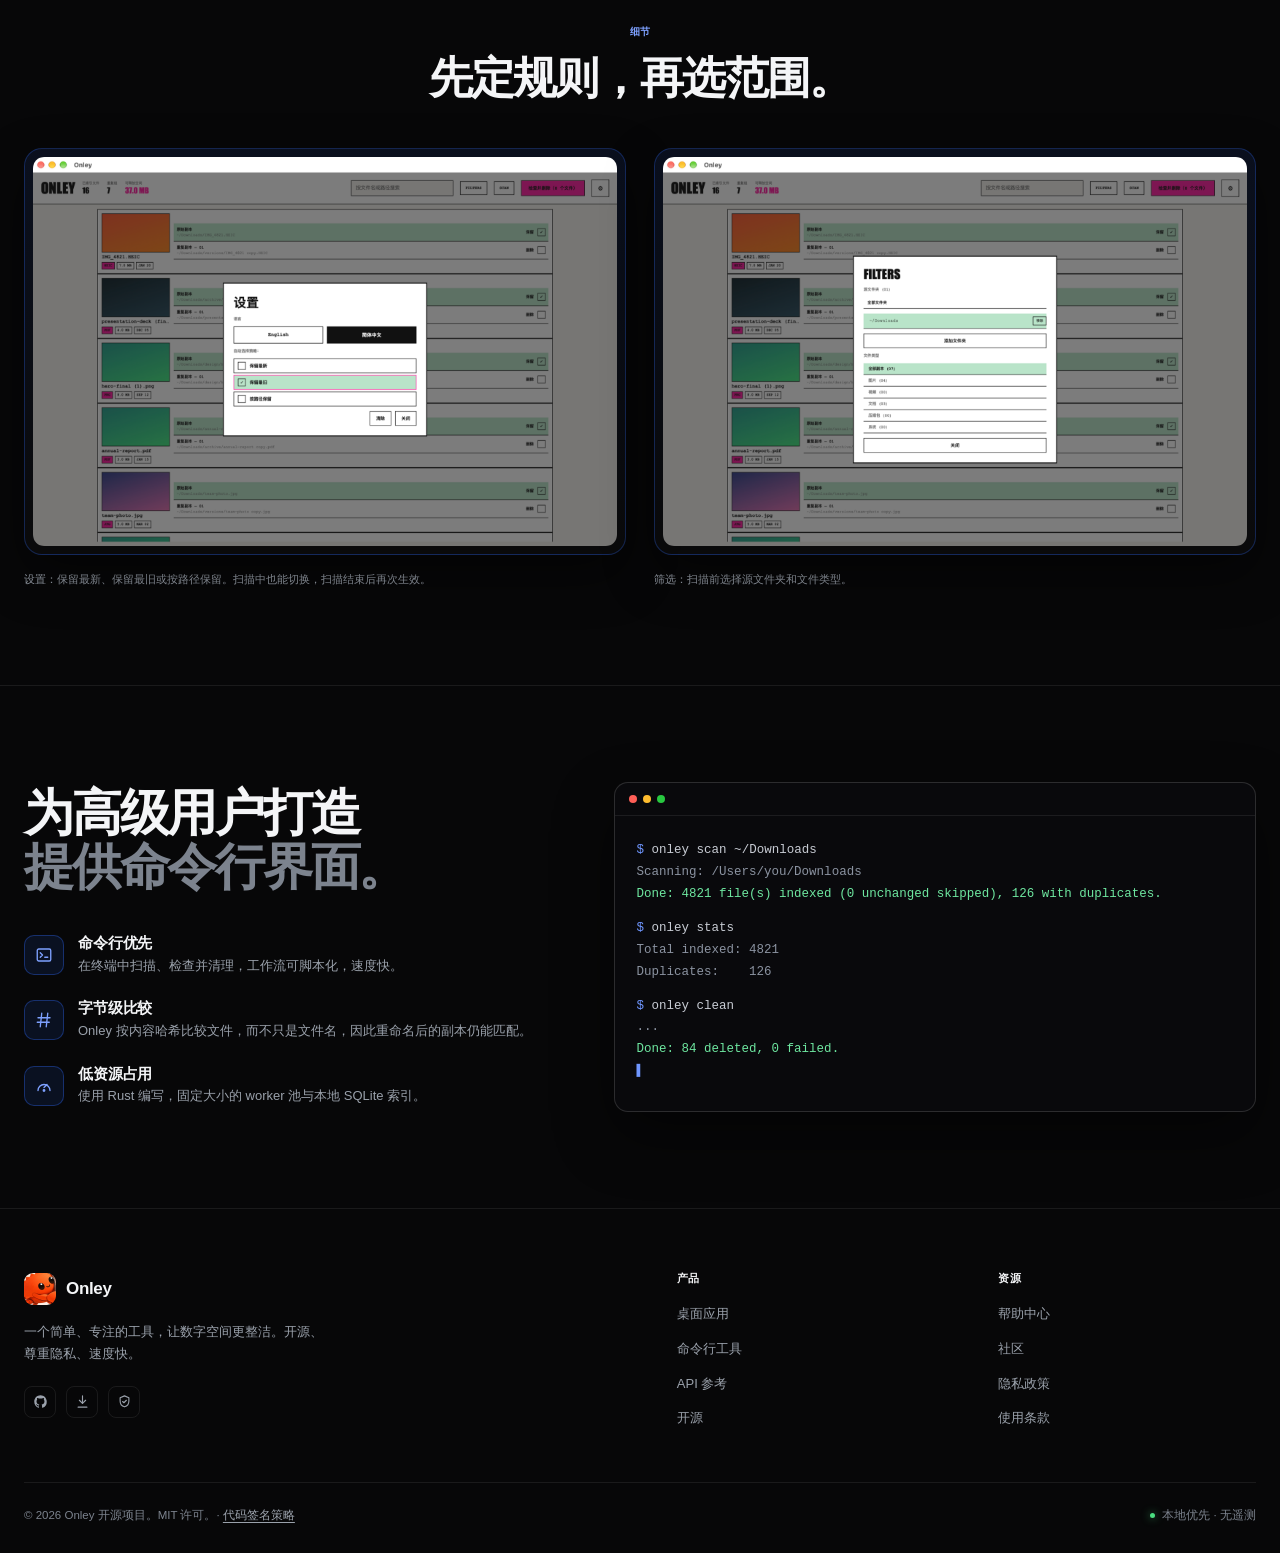
<file: docs/index-zh.html>
<!DOCTYPE html>
<html lang="zh-CN">
<head>
  <meta charset="utf-8">
  <meta name="viewport" content="width=device-width, initial-scale=1">
  <meta name="color-scheme" content="dark">
  <title>Onley — 查找并删除重复文件</title>
  <meta name="description" content="Onley 是一款仅在本机运行的重复文件查找工具，支持 macOS、Windows 和 Linux。扫描文件夹、检查重复组，确认后才删除多余副本。">
  <meta property="og:title" content="Onley — 查找并删除重复文件">
  <meta property="og:description" content="仅在本机运行的重复文件查找工具，提供桌面客户端与命令行。">
  <meta property="og:type" content="website">
  <meta property="og:image" content="https://fdaio.github.io/onley/assets/onley-main-zh.png">
  <link rel="alternate" hreflang="en" href="https://fdaio.github.io/onley/">
  <link rel="alternate" hreflang="zh-CN" href="https://fdaio.github.io/onley/index-zh.html">
  <link rel="icon" href="assets/mark.svg" type="image/svg+xml">
  <link rel="stylesheet" href="home.css">
</head>
<body class="home">
  <a class="skip-link" href="#main">跳到主要内容</a>

  <header class="site-header">
    <a class="brand" href="index-zh.html" aria-label="Onley 首页">
      <img src="assets/mark.svg" alt="" width="32" height="32">
      <span>Onley</span>
    </a>
    <nav class="site-nav" aria-label="主导航">
      <a href="#features">功能</a>
      <a href="https://github.com/fdaio/onley/blob/master/README_CN.md">文档</a>
      <a href="https://github.com/fdaio/onley/releases">更新日志</a>
      <a href="index.html" hreflang="en" lang="en">English</a>
    </nav>
    <div class="header-actions">
      <a class="text-link" href="https://github.com/fdaio/onley">GitHub</a>
      <a class="button button-light" href="download.html">下载应用</a>
    </div>
  </header>

  <main id="main">
    <section class="hero">
      <div class="hero-copy">
        <p class="eyebrow-pill"><span class="dot" aria-hidden="true"></span>仅在本机运行的重复文件清理工具</p>
        <h1>找出<br>重复文件。<br>保留你真正<br>想要的那一份。</h1>
        <p class="lede">
          Onley 以字节级精度扫描本地存储，找出重复组、比较文件哈希并释放被浪费的空间。桌面应用只在你确认后删除，普通扫描全程留在本机。
        </p>
        <div class="hero-actions">
          <a class="button button-primary" href="download.html">
            <svg viewBox="0 0 24 24" fill="none" stroke="currentColor" stroke-width="1.8" stroke-linecap="round" stroke-linejoin="round" aria-hidden="true"><path d="M12 3v12"/><path d="m7 10 5 5 5-5"/><path d="M5 21h14"/></svg>
            <span>下载 macOS 版</span>
            <span class="version">v0.2.20</span>
          </a>
          <a class="button button-ghost" href="https://github.com/fdaio/onley">
            <svg viewBox="0 0 24 24" fill="none" stroke="currentColor" stroke-width="1.8" stroke-linecap="round" stroke-linejoin="round" aria-hidden="true"><path d="m8 8-4 4 4 4"/><path d="m16 8 4 4-4 4"/></svg>
            <span>查看源码</span>
          </a>
        </div>
        <ul class="trust-list" aria-label="产品承诺">
          <li>
            <svg viewBox="0 0 24 24" fill="none" stroke="currentColor" stroke-width="1.8" stroke-linecap="round" stroke-linejoin="round" aria-hidden="true"><path d="M12 3 5 6v5c0 4.4 3.4 8.4 7 9.5 3.6-1.1 7-5.1 7-9.5V6l-7-3Z"/><path d="m9 12 2 2 4-4"/></svg>
            MIT 许可
          </li>
          <li>
            <svg viewBox="0 0 24 24" fill="none" stroke="currentColor" stroke-width="1.8" stroke-linecap="round" stroke-linejoin="round" aria-hidden="true"><path d="M3 3l18 18"/><path d="M10.6 10.6a2 2 0 0 0 2.8 2.8"/><path d="M9.9 5.2A10.5 10.5 0 0 1 12 5c5.5 0 9 5 9 7a11 11 0 0 1-2.3 3.4"/><path d="M6.6 6.6C4.4 8 3 10 3 12c0 2 3.5 7 9 7a10.6 10.6 0 0 0 4.4-1"/></svg>
            无遥测
          </li>
          <li>
            <svg viewBox="0 0 24 24" fill="none" stroke="currentColor" stroke-width="1.8" stroke-linecap="round" stroke-linejoin="round" aria-hidden="true"><path d="M16 21v-2a4 4 0 0 0-4-4H6a4 4 0 0 0-4 4v2"/><circle cx="9" cy="7" r="4"/><path d="m17 8 5 5"/><path d="m22 8-5 5"/></svg>
            无需账号
          </li>
        </ul>
      </div>

      <div class="hero-visual">
        <div class="shot-frame">
          <img src="assets/onley-main-zh.png" alt="Onley 桌面应用显示重复组，并选中一个要保留的副本" width="2160" height="1440">
        </div>
      </div>
    </section>

    <section id="features" class="section">
      <div class="section-heading center">
        <p class="eyebrow">为什么选择 Onley？</p>
        <h2>小工具，清晰决策。</h2>
      </div>
      <div class="feature-grid">
        <article class="feature-card">
          <div class="icon-box" aria-hidden="true">
            <svg viewBox="0 0 24 24" fill="none" stroke="currentColor" stroke-width="1.8" stroke-linecap="round" stroke-linejoin="round"><path d="M12 3 5 6v5c0 4.4 3.4 8.4 7 9.5 3.6-1.1 7-5.1 7-9.5V6l-7-3Z"/><path d="m9 12 2 2 4-4"/></svg>
          </div>
          <h3>默认本地运行</h3>
          <p>索引保存在 <code>~/.onley/local.db</code>。隐私内建：无遥测、无云端、无需账号。</p>
        </article>
        <article class="feature-card">
          <div class="icon-box" aria-hidden="true">
            <svg viewBox="0 0 24 24" fill="none" stroke="currentColor" stroke-width="1.8" stroke-linecap="round" stroke-linejoin="round"><path d="M13 2 4 14h6l-1 8 9-12h-6l1-8Z"/></svg>
          </div>
          <h3>断点续扫</h3>
          <p>随时取消。已完成的文件保留在索引中，下次扫描会跳过未变化的文件。固定大小的 worker 池让 CPU 占用可预期。</p>
        </article>
        <article class="feature-card">
          <div class="icon-box" aria-hidden="true">
            <svg viewBox="0 0 24 24" fill="none" stroke="currentColor" stroke-width="1.8" stroke-linecap="round" stroke-linejoin="round"><rect x="9" y="9" width="11" height="11" rx="2"/><path d="M5 15V5a2 2 0 0 1 2-2h10"/><path d="m12 14 2 2 3-3"/></svg>
          </div>
          <h3>保留最新或最旧</h3>
          <p>按修改时间在每组中保留最新或最旧的副本；时间相同时按路径排序。</p>
        </article>
      </div>
    </section>

    <section class="section shots">
      <div class="section-heading center">
        <p class="eyebrow">细节</p>
        <h2>先定规则，再选范围。</h2>
      </div>
      <div class="shot-grid">
        <figure class="shot-card">
          <div class="shot-frame">
            <img src="assets/onley-settings-zh.png" alt="Onley 设置界面，选中保留最旧并显示语言选择" width="1600" height="1066" loading="lazy">
          </div>
          <figcaption>设置：保留最新、保留最旧或按路径保留。扫描中也能切换，扫描结束后再次生效。</figcaption>
        </figure>
        <figure class="shot-card">
          <div class="shot-frame">
            <img src="assets/onley-filters-zh.png" alt="Onley 筛选界面，显示下载文件夹、文件类型及数量" width="1600" height="1066" loading="lazy">
          </div>
          <figcaption>筛选：扫描前选择源文件夹和文件类型。</figcaption>
        </figure>
      </div>
    </section>

    <section class="section cli">
      <div class="cli-copy">
        <h2>为高级用户打造<br><span>提供命令行界面。</span></h2>
        <div class="cli-list">
          <article class="cli-item">
            <div class="icon-box" aria-hidden="true">
              <svg viewBox="0 0 24 24" fill="none" stroke="currentColor" stroke-width="1.8" stroke-linecap="round" stroke-linejoin="round"><rect x="3" y="4" width="18" height="16" rx="2"/><path d="m7 9 3 3-3 3"/><path d="M13 15h4"/></svg>
            </div>
            <div>
              <h3>命令行优先</h3>
              <p>在终端中扫描、检查并清理，工作流可脚本化，速度快。</p>
            </div>
          </article>
          <article class="cli-item">
            <div class="icon-box" aria-hidden="true">
              <svg viewBox="0 0 24 24" fill="none" stroke="currentColor" stroke-width="1.8" stroke-linecap="round" stroke-linejoin="round"><path d="M9 3 7 21"/><path d="M17 3l-2 18"/><path d="M4 9h16"/><path d="M3 15h16"/></svg>
            </div>
            <div>
              <h3>字节级比较</h3>
              <p>Onley 按内容哈希比较文件，而不只是文件名，因此重命名后的副本仍能匹配。</p>
            </div>
          </article>
          <article class="cli-item">
            <div class="icon-box" aria-hidden="true">
              <svg viewBox="0 0 24 24" fill="none" stroke="currentColor" stroke-width="1.8" stroke-linecap="round" stroke-linejoin="round"><path d="M4 18a8 8 0 1 1 16 0"/><path d="m12 14 4-4"/><circle cx="12" cy="18" r="1"/></svg>
            </div>
            <div>
              <h3>低资源占用</h3>
              <p>使用 Rust 编写，固定大小的 worker 池与本地 SQLite 索引。</p>
            </div>
          </article>
        </div>
      </div>

      <div class="terminal">
        <div class="terminal-bar" aria-hidden="true"><span></span><span></span><span></span></div>
        <pre class="terminal-body"><code><span class="term-line"><span class="prompt">$</span> onley scan ~/Downloads</span><span class="term-line dim">Scanning: /Users/you/Downloads</span><span class="term-line ok">Done: 4821 file(s) indexed (0 unchanged skipped), 126 with duplicates.</span><span class="term-gap"></span><span class="term-line"><span class="prompt">$</span> onley stats</span><span class="term-line dim">Total indexed: 4821</span><span class="term-line dim">Duplicates:    126</span><span class="term-gap"></span><span class="term-line"><span class="prompt">$</span> onley clean</span><span class="term-line dim">...</span><span class="term-line ok">Done: 84 deleted, 0 failed.</span><span class="term-line terminal-cursor" aria-hidden="true">▌</span></code></pre>
      </div>
    </section>
  </main>

  <footer class="site-footer">
    <div class="footer-top">
      <div class="footer-brand">
        <a class="brand" href="index-zh.html" aria-label="Onley 首页">
          <img src="assets/mark.svg" alt="" width="32" height="32">
          <span>Onley</span>
        </a>
        <p>一个简单、专注的工具，让数字空间更整洁。开源、尊重隐私、速度快。</p>
        <div class="socials">
          <a href="https://github.com/fdaio/onley" aria-label="Onley 的 GitHub">
            <svg viewBox="0 0 24 24" fill="currentColor" aria-hidden="true"><path d="M12 2C6.48 2 2 6.58 2 12.25c0 4.53 2.87 8.37 6.84 9.73.5.1.68-.22.68-.49 0-.24-.01-.87-.01-1.71-2.78.62-3.37-1.37-3.37-1.37-.45-1.18-1.11-1.5-1.11-1.5-.91-.63.07-.62.07-.62 1 .07 1.53 1.06 1.53 1.06.9 1.57 2.34 1.12 2.91.85.09-.66.35-1.12.63-1.38-2.22-.26-4.56-1.14-4.56-5.06 0-1.12.39-2.03 1.03-2.75-.1-.26-.45-1.3.1-2.71 0 0 .84-.28 2.75 1.05a9.3 9.3 0 0 1 5 0c1.91-1.33 2.75-1.05 2.75-1.05.55 1.41.2 2.45.1 2.71.64.72 1.03 1.63 1.03 2.75 0 3.93-2.34 4.8-4.57 5.05.36.32.68.94.68 1.9 0 1.37-.01 2.47-.01 2.81 0 .27.18.6.69.49A10.02 10.02 0 0 0 22 12.25C22 6.58 17.52 2 12 2Z"/></svg>
          </a>
          <a href="https://github.com/fdaio/onley/releases" aria-label="Onley 发布">
            <svg viewBox="0 0 24 24" fill="none" stroke="currentColor" stroke-width="1.8" stroke-linecap="round" stroke-linejoin="round" aria-hidden="true"><path d="M12 3v12"/><path d="m7 10 5 5 5-5"/><path d="M5 21h14"/></svg>
          </a>
          <a href="https://github.com/fdaio/onley/blob/master/LICENSE" aria-label="Onley MIT 许可">
            <svg viewBox="0 0 24 24" fill="none" stroke="currentColor" stroke-width="1.8" stroke-linecap="round" stroke-linejoin="round" aria-hidden="true"><path d="M12 3 5 6v5c0 4.4 3.4 8.4 7 9.5 3.6-1.1 7-5.1 7-9.5V6l-7-3Z"/><path d="m9 12 2 2 4-4"/></svg>
          </a>
        </div>
      </div>
      <div class="footer-col">
        <h2>产品</h2>
        <a href="download.html">桌面应用</a>
        <a href="download.html">命令行工具</a>
        <a href="coming-soon.html" data-placeholder="true" title="API 参考即将推出">API 参考</a>
        <a href="https://github.com/fdaio/onley">开源</a>
      </div>
      <div class="footer-col">
        <h2>资源</h2>
        <a href="https://github.com/fdaio/onley/issues">帮助中心</a>
        <a href="coming-soon.html" data-placeholder="true" title="社区页面即将推出">社区</a>
        <a href="privacy.html">隐私政策</a>
        <a href="coming-soon.html" data-placeholder="true" title="使用条款即将推出">使用条款</a>
      </div>
    </div>
    <div class="footer-bottom">
      <p>© 2026 Onley 开源项目。MIT 许可。· <a href="code-signing.html">代码签名策略</a></p>
      <p class="local-status"><span class="status-dot" aria-hidden="true"></span>本地优先 · 无遥测</p>
    </div>
  </footer>
</body>
</html>
</file>
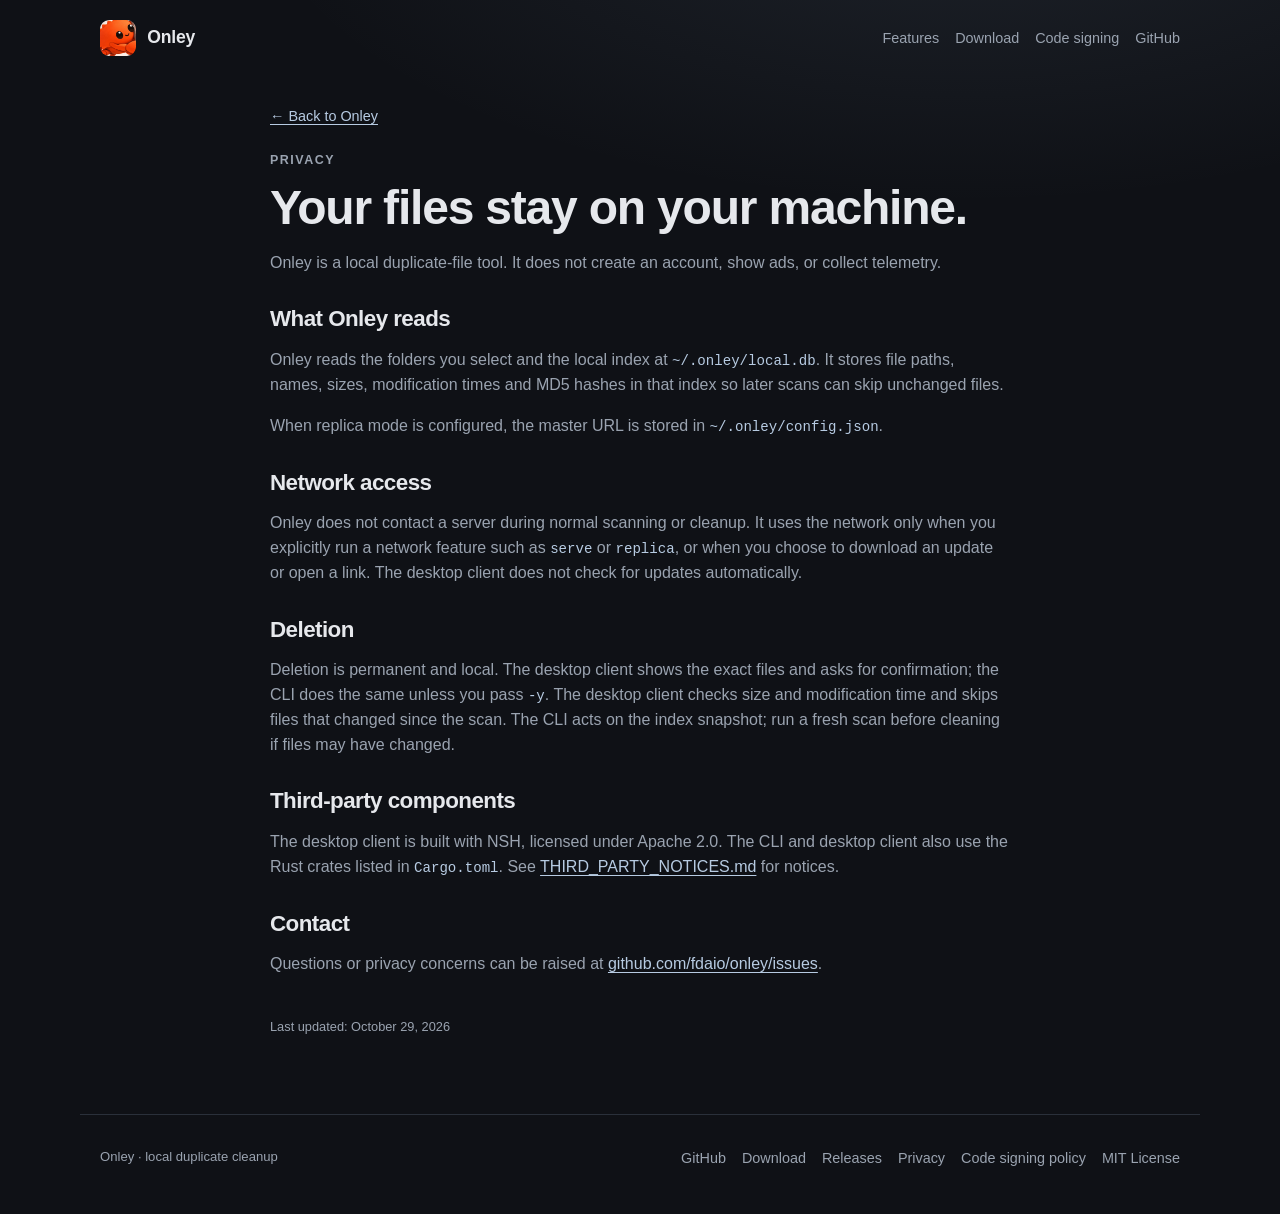
<file: docs/privacy.html>
<!DOCTYPE html>
<html lang="en">
<head>
  <meta charset="utf-8">
  <meta name="viewport" content="width=device-width, initial-scale=1">
  <meta name="color-scheme" content="dark">
  <title>Privacy — Onley</title>
  <meta name="description" content="Onley privacy policy: local-only operation, no telemetry, and no data transfer unless the user requests it.">
  <link rel="icon" href="assets/mark.svg" type="image/svg+xml">
  <link rel="stylesheet" href="styles.css">
</head>
<body>
  <header class="site-header">
    <a class="brand" href="./" aria-label="Onley home">
      <img src="assets/mark.svg" alt="" width="36" height="36">
      <span>Onley</span>
    </a>
    <nav aria-label="Main">
      <a href="index.html#features">Features</a>
      <a href="download.html">Download</a>
      <a href="code-signing.html">Code signing</a>
      <a href="https://github.com/fdaio/onley">GitHub</a>
    </nav>
  </header>

  <main class="page">
    <a class="back" href="./">← Back to Onley</a>
    <p class="eyebrow">Privacy</p>
    <h1>Your files stay on your machine.</h1>
    <p>
      Onley is a local duplicate-file tool. It does not create an account, show
      ads, or collect telemetry.
    </p>

    <h2>What Onley reads</h2>
    <p>
      Onley reads the folders you select and the local index at
      <code>~/.onley/local.db</code>. It stores file paths, names, sizes,
      modification times and MD5 hashes in that index so later scans can skip
      unchanged files.
    </p>
    <p>
      When replica mode is configured, the master URL is stored in
      <code>~/.onley/config.json</code>.
    </p>

    <h2>Network access</h2>
    <p>
      Onley does not contact a server during normal scanning or cleanup. It
      uses the network only when you explicitly run a network feature such as
      <code>serve</code> or <code>replica</code>, or when you choose to download
      an update or open a link. The desktop client does not check for updates
      automatically.
    </p>

    <h2>Deletion</h2>
    <p>
      Deletion is permanent and local. The desktop client shows the exact files
      and asks for confirmation; the CLI does the same unless you pass
      <code>-y</code>. The desktop client checks size and modification time and
      skips files that changed since the scan. The CLI acts on the index
      snapshot; run a fresh scan before cleaning if files may have changed.
    </p>

    <h2>Third-party components</h2>
    <p>
      The desktop client is built with NSH, licensed under Apache 2.0. The CLI
      and desktop client also use the Rust crates listed in <code>Cargo.toml</code>.
      See
      <a href="https://github.com/fdaio/onley/blob/master/THIRD_PARTY_NOTICES.md">THIRD_PARTY_NOTICES.md</a>
      for notices.
    </p>

    <h2>Contact</h2>
    <p>
      Questions or privacy concerns can be raised at
      <a href="https://github.com/fdaio/onley/issues">github.com/fdaio/onley/issues</a>.
    </p>

    <p class="updated">Last updated: October 29, 2026</p>
  </main>

  <footer class="site-footer">
    <p>Onley · local duplicate cleanup</p>
    <nav aria-label="Footer">
      <a href="https://github.com/fdaio/onley">GitHub</a>
      <a href="download.html">Download</a>
      <a href="https://github.com/fdaio/onley/releases">Releases</a>
      <a href="privacy.html">Privacy</a>
      <a href="code-signing.html">Code signing policy</a>
      <a href="https://github.com/fdaio/onley/blob/master/LICENSE">MIT License</a>
    </nav>
  </footer>
</body>
</html>
</file>
<file: docs/home.css>
:root {
  color-scheme: dark;
  --bg: #070708;
  --surface: #111116;
  --surface-2: #0b0b0f;
  --border: rgba(255, 255, 255, 0.08);
  --border-strong: rgba(255, 255, 255, 0.14);
  --text: #f4f5f7;
  --muted: #9aa1ab;
  --muted-2: #7c838e;
  --blue: #2f6bff;
  --blue-soft: #7ea1ff;
  --green: #4ade80;
  --max: 1400px;
  --sans: -apple-system, BlinkMacSystemFont, "Segoe UI", Inter, "Noto Sans", sans-serif;
  --mono: ui-monospace, SFMono-Regular, Menlo, Consolas, "Liberation Mono", monospace;
}

*,
*::before,
*::after { box-sizing: border-box; }

html { scroll-behavior: smooth; }

body.home {
  margin: 0;
  background:
    radial-gradient(900px 520px at 82% -8%, rgba(47, 107, 255, 0.16), transparent 62%),
    radial-gradient(700px 400px at 0% 18%, rgba(47, 107, 255, 0.05), transparent 70%),
    var(--bg);
  color: var(--text);
  font-family: var(--sans);
  line-height: 1.6;
  -webkit-font-smoothing: antialiased;
  overflow-x: hidden;
}

img,
svg { display: block; max-width: 100%; }

a { color: inherit; text-decoration: none; }

:focus-visible {
  outline: 2px solid var(--blue-soft);
  outline-offset: 3px;
  border-radius: 4px;
}

.skip-link {
  position: absolute;
  left: 16px;
  top: -60px;
  z-index: 20;
  padding: 10px 14px;
  border-radius: 8px;
  background: #fff;
  color: #08080a;
  font-size: 13px;
  font-weight: 650;
}
.skip-link:focus { top: 16px; }

h1,
h2,
h3 {
  margin: 0;
  font-weight: 650;
  line-height: 1.1;
}

.site-header {
  display: grid;
  grid-template-columns: 1fr auto 1fr;
  align-items: center;
  gap: 24px;
  max-width: var(--max);
  margin: 0 auto;
  padding: 18px 24px;
}

.brand {
  display: inline-flex;
  align-items: center;
  gap: 10px;
  font-size: 17px;
  font-weight: 650;
  letter-spacing: -0.02em;
}
.brand img {
  width: 32px;
  height: 32px;
  border-radius: 9px;
}

.site-header > * { min-width: 0; }

.site-nav {
  display: flex;
  align-items: center;
  gap: 28px;
  min-width: 0;
  width: 100%;
  font-size: 13px;
  color: var(--muted);
}
.site-nav a { transition: color 150ms ease; }
.site-nav a:hover { color: var(--text); }

.header-actions {
  display: flex;
  align-items: center;
  justify-content: flex-end;
  gap: 20px;
  font-size: 13px;
}
.text-link { color: var(--muted); transition: color 150ms ease; }
.text-link:hover { color: var(--text); }

.button {
  display: inline-flex;
  align-items: center;
  justify-content: center;
  gap: 8px;
  min-height: 46px;
  padding: 0 18px;
  border: 1px solid transparent;
  border-radius: 10px;
  font-family: inherit;
  font-size: 14px;
  font-weight: 600;
  line-height: 1;
  white-space: nowrap;
  transition: background-color 150ms ease, border-color 150ms ease, color 150ms ease;
}
.button svg {
  width: 16px;
  height: 16px;
  flex: none;
}
.button-primary {
  background: #2563eb;
  color: #fff;
  box-shadow: 0 10px 30px rgba(37, 99, 235, 0.24);
}
.button-primary:hover { background: #1d4ed8; }
.button-primary .version {
  margin-left: 2px;
  color: #f0f5ff;
  font-family: var(--mono);
  font-size: 10px;
  font-weight: 500;
}
.button-ghost {
  border-color: var(--border-strong);
  background: #121216;
  color: var(--text);
}
.button-ghost:hover {
  border-color: rgba(255, 255, 255, 0.26);
  background: #17171c;
}
.button-light {
  min-height: 38px;
  padding: 0 16px;
  border-radius: 999px;
  background: #f5f6f8;
  color: #08080a;
  font-size: 12.5px;
}
.button-light:hover { background: #fff; }

.hero {
  display: grid;
  grid-template-columns: minmax(0, 0.95fr) minmax(0, 1.05fr);
  align-items: center;
  gap: 64px;
  max-width: var(--max);
  margin: 0 auto;
  padding: 112px 24px;
}

.hero-copy { min-width: 0; }

.eyebrow-pill {
  display: inline-flex;
  align-items: center;
  gap: 8px;
  margin: 0 0 24px;
  padding: 7px 11px;
  border: 1px solid rgba(47, 107, 255, 0.35);
  border-radius: 999px;
  background: rgba(47, 107, 255, 0.08);
  color: #8fb0ff;
  font-family: var(--mono);
  font-size: 10px;
  letter-spacing: 0.1em;
  text-transform: uppercase;
}
.eyebrow-pill .dot {
  width: 5px;
  height: 5px;
  border-radius: 50%;
  background: var(--blue-soft);
  box-shadow: 0 0 10px var(--blue);
}

h1 {
  font-size: clamp(3rem, 5.7vw, 5.15rem);
  letter-spacing: -0.055em;
  line-height: 0.98;
}

.lede {
  max-width: 31rem;
  margin: 26px 0 0;
  color: var(--muted);
  font-size: 16px;
  line-height: 1.65;
}

.hero-actions {
  display: flex;
  flex-wrap: wrap;
  gap: 10px;
  margin-top: 30px;
}

.trust-list {
  display: flex;
  flex-wrap: wrap;
  gap: 18px 24px;
  margin: 30px 0 0;
  padding: 0;
  list-style: none;
  color: var(--muted-2);
  font-family: var(--mono);
  font-size: 9.5px;
  letter-spacing: 0.08em;
  text-transform: uppercase;
}
.trust-list li {
  display: flex;
  align-items: center;
  gap: 6px;
}
.trust-list svg {
  width: 13px;
  height: 13px;
  color: var(--blue-soft);
}

.hero-visual {
  position: relative;
  min-width: 0;
}
.shot-frame {
  position: relative;
  z-index: 1;
  padding: 8px;
  border: 1px solid rgba(47, 107, 255, 0.28);
  border-radius: 18px;
  background: linear-gradient(180deg, rgba(47, 107, 255, 0.09), rgba(255, 255, 255, 0.015));
  box-shadow:
    0 30px 80px rgba(0, 0, 0, 0.55),
    0 0 90px rgba(47, 107, 255, 0.12),
    0 0 0 1px rgba(0, 0, 0, 0.3);
}
.shot-frame img {
  width: 100%;
  height: auto;
  border-radius: 11px;
}
.shot-grid {
  display: grid;
  grid-template-columns: repeat(2, minmax(0, 1fr));
  gap: 28px;
}
.shot-card { margin: 0; }
.shot-card .shot-frame { box-shadow: 0 20px 50px rgba(0, 0, 0, 0.45); }
.shot-card figcaption {
  margin-top: 16px;
  color: var(--muted);
  font-family: var(--mono);
  font-size: 11px;
  line-height: 1.7;
}

.section {
  max-width: var(--max);
  margin: 0 auto;
  padding: 96px 24px;
  border-top: 1px solid var(--border);
}

.section-heading { margin-bottom: 46px; }
.section-heading.center { text-align: center; }
.section-heading .eyebrow {
  margin: 0 0 14px;
  color: var(--blue-soft);
  font-family: var(--mono);
  font-size: 10px;
  font-weight: 600;
  letter-spacing: 0.14em;
  text-transform: uppercase;
}
.section-heading h2 {
  font-size: clamp(2rem, 3.4vw, 3.1rem);
  letter-spacing: -0.04em;
  line-height: 1.05;
}

.feature-grid {
  display: grid;
  grid-template-columns: repeat(3, minmax(0, 1fr));
  gap: 16px;
}

.feature-card {
  position: relative;
  min-height: 400px;
  padding: 28px;
  overflow: hidden;
  border: 1px solid var(--border);
  border-radius: 20px;
  background:
    linear-gradient(180deg, rgba(255, 255, 255, 0.035), rgba(255, 255, 255, 0.006) 40%, rgba(255, 255, 255, 0) 100%),
    var(--surface);
}
.feature-card::after {
  content: "";
  position: absolute;
  inset: 0;
  border-radius: inherit;
  pointer-events: none;
  box-shadow: inset 0 1px 0 rgba(255, 255, 255, 0.04);
}

.icon-box {
  display: grid;
  place-items: center;
  width: 44px;
  height: 44px;
  margin-bottom: 54px;
  border: 1px solid rgba(47, 107, 255, 0.35);
  border-radius: 12px;
  background: rgba(47, 107, 255, 0.1);
  color: var(--blue-soft);
}
.icon-box svg {
  width: 21px;
  height: 21px;
}

.feature-card h3 {
  margin-bottom: 10px;
  font-size: 20px;
  letter-spacing: -0.025em;
}
.feature-card p {
  margin: 0;
  color: var(--muted);
  font-size: 14px;
  line-height: 1.65;
}
.feature-card code {
  padding: 2px 5px;
  border-radius: 4px;
  background: rgba(47, 107, 255, 0.12);
  color: #c7d5f6;
  font-family: var(--mono);
  font-size: 0.86em;
  white-space: nowrap;
}

.cli {
  display: grid;
  grid-template-columns: minmax(0, 0.9fr) minmax(0, 1.1fr);
  align-items: center;
  gap: 64px;
}

.cli-copy { min-width: 0; }
.cli-copy h2 {
  font-size: clamp(2.1rem, 3.9vw, 3.6rem);
  letter-spacing: -0.045em;
  line-height: 1.08;
}
.cli-copy h2 span { color: var(--muted-2); }

.cli-list {
  display: grid;
  gap: 24px;
  margin-top: 40px;
}
.cli-item {
  display: grid;
  grid-template-columns: 40px minmax(0, 1fr);
  gap: 14px;
  align-items: start;
}
.cli-item .icon-box {
  width: 40px;
  height: 40px;
  margin: 0;
  border-radius: 10px;
}
.cli-item .icon-box svg {
  width: 18px;
  height: 18px;
}
.cli-item h3 {
  margin-bottom: 4px;
  font-size: 15px;
  letter-spacing: -0.01em;
}
.cli-item p {
  margin: 0;
  color: var(--muted);
  font-size: 13px;
  line-height: 1.6;
}

.terminal {
  min-width: 0;
  overflow: hidden;
  border: 1px solid var(--border-strong);
  border-radius: 14px;
  background: #09090c;
  box-shadow: 0 24px 60px rgba(0, 0, 0, 0.45);
}
.terminal-bar {
  display: flex;
  gap: 6px;
  padding: 12px 14px;
  border-bottom: 1px solid var(--border);
}
.terminal-bar span {
  width: 8px;
  height: 8px;
  border-radius: 50%;
  background: #2a2a31;
}
.terminal-bar span:nth-child(1) { background: #ff5f57; }
.terminal-bar span:nth-child(2) { background: #febc2e; }
.terminal-bar span:nth-child(3) { background: #28c840; }

.terminal-body {
  margin: 0;
  padding: 24px 22px 28px;
  overflow-x: auto;
  color: #c8ccd4;
  font-family: var(--mono);
  font-size: 12.5px;
  line-height: 1.75;
  white-space: pre-wrap;
  overflow-wrap: anywhere;
}
.term-line { display: block; }
.prompt { color: #6f96ff; }
.dim { color: #8b93a1; }
.ok { color: #6ee7a0; }
.term-gap {
  display: block;
  height: 12px;
}
.terminal-cursor {
  color: #6f96ff;
  animation: blink 1.1s steps(1) infinite;
}

@keyframes blink {
  50% { opacity: 0; }
}

.site-footer {
  max-width: var(--max);
  margin: 0 auto;
  padding: 64px 24px 28px;
  border-top: 1px solid var(--border);
}

.footer-top {
  display: grid;
  grid-template-columns: minmax(0, 1.6fr) minmax(0, 0.7fr) minmax(0, 0.7fr);
  gap: 64px;
  padding-bottom: 52px;
}
.footer-brand .brand { margin-bottom: 16px; }
.footer-brand p {
  max-width: 300px;
  margin: 0 0 22px;
  color: var(--muted);
  font-size: 13px;
  line-height: 1.65;
}
.socials {
  display: flex;
  gap: 10px;
}
.socials a {
  display: grid;
  place-items: center;
  width: 32px;
  height: 32px;
  border: 1px solid var(--border);
  border-radius: 8px;
  color: var(--muted);
  transition: color 150ms ease, border-color 150ms ease, background-color 150ms ease;
}
.socials a:hover {
  border-color: var(--border-strong);
  background: var(--surface);
  color: var(--text);
}
.socials svg {
  width: 15px;
  height: 15px;
}

.footer-col {
  display: flex;
  flex-direction: column;
  align-items: flex-start;
  gap: 12px;
}
.footer-col h2 {
  margin-bottom: 6px;
  color: var(--text);
  font-family: var(--mono);
  font-size: 11px;
  font-weight: 600;
  letter-spacing: 0.1em;
  text-transform: uppercase;
}
.footer-col a {
  color: var(--muted);
  font-size: 13px;
  transition: color 150ms ease;
}
.footer-col a:hover { color: var(--text); }

.footer-bottom {
  display: flex;
  justify-content: space-between;
  gap: 16px;
  padding-top: 22px;
  border-top: 1px solid var(--border);
  color: var(--muted-2);
  font-size: 11.5px;
}
.footer-bottom p { margin: 0; }
.footer-bottom a {
  color: var(--muted);
  text-decoration: underline;
  text-underline-offset: 3px;
}
.footer-bottom a:hover { color: var(--text); }
.local-status {
  display: flex;
  align-items: center;
  gap: 7px;
}
.status-dot {
  width: 5px;
  height: 5px;
  border-radius: 50%;
  background: var(--green);
  box-shadow: 0 0 8px rgba(74, 222, 128, 0.7);
}

@media (max-width: 1020px) {
  .site-header {
    grid-template-columns: 1fr auto;
    row-gap: 14px;
  }
  .site-nav {
    grid-column: 1 / -1;
    grid-row: 2;
    justify-content: flex-start;
    overflow-x: auto;
    padding-bottom: 2px;
    scrollbar-width: none;
  }
  .site-nav::-webkit-scrollbar { display: none; }
  .header-actions {
    grid-column: 2;
    grid-row: 1;
  }

  .hero {
    grid-template-columns: minmax(0, 1fr);
    gap: 44px;
    padding-top: 56px;
  }
  .hero-visual { max-width: 720px; }

  .cli {
    grid-template-columns: minmax(0, 1fr);
    gap: 40px;
  }

  .footer-top {
    grid-template-columns: 1.4fr 1fr 1fr;
    gap: 32px;
  }
}

@media (max-width: 760px) {
  .feature-grid { grid-template-columns: minmax(0, 1fr); }
  .feature-card { min-height: 0; }
  .icon-box { margin-bottom: 28px; }
  .shot-grid { grid-template-columns: minmax(0, 1fr); }

  .footer-top {
    grid-template-columns: 1fr 1fr;
    gap: 32px;
  }
  .footer-brand { grid-column: 1 / -1; }
  .footer-bottom {
    flex-direction: column;
    gap: 8px;
  }
}

@media (max-width: 560px) {
  .site-header { padding: 16px; }
  .hero,
  .section,
  .site-footer { padding-left: 18px; padding-right: 18px; }

  h1 { font-size: clamp(2.7rem, 12vw, 3.5rem); }

  .hero-actions .button { width: 100%; }
  .trust-list { gap: 12px 16px; }

  .section {
    padding-top: 64px;
    padding-bottom: 64px;
  }

  .footer-top { grid-template-columns: minmax(0, 1fr); }
  .terminal-body {
    padding: 18px 16px;
    font-size: 11px;
  }

  .site-nav { gap: 20px; }
}

@media (max-width: 380px) {
  .header-actions .text-link { display: none; }
  .button-light { padding: 0 12px; }
}

html[lang="zh-CN"] body.home { line-height: 1.75; }

html[lang="zh-CN"] h1 {
  font-size: clamp(2.6rem, 4.6vw, 4.2rem);
  letter-spacing: 0;
  line-height: 1.08;
}

html[lang="zh-CN"] .site-nav,
html[lang="zh-CN"] .header-actions { letter-spacing: 0; }

html[lang="zh-CN"] .eyebrow-pill,
html[lang="zh-CN"] .eyebrow,
html[lang="zh-CN"] .footer-col h2 { letter-spacing: 0.03em; }

@media (max-width: 560px) {
  html[lang="zh-CN"] h1 { font-size: clamp(2.2rem, 10vw, 3rem); }
}

@media (prefers-reduced-motion: reduce) {
  html { scroll-behavior: auto; }
  .button,
  .site-nav a,
  .text-link,
  .socials a,
  .footer-col a { transition: none; }
  .terminal-cursor { animation: none; }
}
</file>
<file: docs/styles.css>
:root {
  color-scheme: dark;
  --bg: #0f1116;
  --surface: #191d24;
  --surface-2: #111419;
  --border: #2a303a;
  --text: #e6e8ec;
  --muted: #9aa3b0;
  --accent: #8ba4c1;
  --accent-strong: #b7cbe2;
  --accent-ink: #111419;
  --good: #8bc7a1;
  --danger: #d98282;
  --radius: 14px;
  --max: 1120px;
}

* { box-sizing: border-box; }

img { max-width: 100%; height: auto; }

html { scroll-behavior: smooth; }

body {
  margin: 0;
  background:
    radial-gradient(1100px 500px at 75% -10%, rgba(139, 164, 193, 0.12), transparent 65%),
    var(--bg);
  color: var(--text);
  font-family: -apple-system, BlinkMacSystemFont, "Segoe UI", "Noto Sans", sans-serif;
  line-height: 1.55;
  -webkit-font-smoothing: antialiased;
}

a { color: var(--accent-strong); text-underline-offset: 3px; }
a:hover { color: #d8e5f2; }

.skip-link {
  position: absolute;
  left: 1rem;
  top: -4rem;
  padding: 0.6rem 0.8rem;
  background: var(--text);
  color: var(--bg);
  border-radius: 8px;
  z-index: 10;
}
.skip-link:focus { top: 1rem; }

.site-header {
  max-width: var(--max);
  margin: 0 auto;
  padding: 1.25rem 1.25rem 0;
  display: flex;
  align-items: center;
  justify-content: space-between;
  gap: 1rem;
}

.brand {
  display: inline-flex;
  align-items: center;
  gap: 0.7rem;
  color: var(--text);
  text-decoration: none;
  font-weight: 700;
  letter-spacing: -0.01em;
  font-size: 1.1rem;
}
.brand img { border-radius: 9px; }

.site-header nav,
.site-footer nav {
  display: flex;
  flex-wrap: wrap;
  gap: 0.35rem 1rem;
  font-size: 0.9rem;
}
.site-header nav a,
.site-footer nav a { color: var(--muted); text-decoration: none; }
.site-header nav a:hover,
.site-footer nav a:hover { color: var(--text); }

main {
  max-width: var(--max);
  margin: 0 auto;
  padding: 0 1.25rem;
}

.hero {
  display: grid;
  grid-template-columns: minmax(0, 1fr) minmax(0, 1.15fr);
  gap: clamp(2rem, 5vw, 4.5rem);
  align-items: center;
  padding: clamp(3rem, 8vw, 6rem) 0 clamp(2.5rem, 6vw, 4.5rem);
}

.eyebrow {
  margin: 0 0 0.7rem;
  color: var(--accent);
  font-size: 0.78rem;
  font-weight: 700;
  letter-spacing: 0.12em;
  text-transform: uppercase;
}

h1, h2, h3 {
  margin: 0;
  line-height: 1.1;
  letter-spacing: -0.025em;
}

h1 {
  font-size: clamp(2.5rem, 5vw, 3.9rem);
  font-weight: 700;
}

h2 { font-size: clamp(1.65rem, 3.2vw, 2.4rem); }
h3 { font-size: 1.02rem; letter-spacing: -0.01em; }

.lede {
  margin: 1.35rem 0 1.6rem;
  max-width: 34rem;
  color: var(--muted);
  font-size: clamp(1rem, 1.4vw, 1.12rem);
}

.actions {
  display: flex;
  flex-wrap: wrap;
  gap: 0.7rem;
}

.button {
  display: inline-flex;
  align-items: center;
  justify-content: center;
  min-height: 2.75rem;
  padding: 0.65rem 1.05rem;
  border-radius: 9px;
  border: 1px solid transparent;
  font-weight: 650;
  font-size: 0.95rem;
  text-decoration: none;
  transition: background-color 120ms ease, border-color 120ms ease, color 120ms ease;
}
.button.primary { background: var(--accent); color: var(--accent-ink); }
.button.primary:hover { background: var(--accent-strong); color: var(--accent-ink); }
.button.secondary { border-color: var(--border); color: var(--text); background: var(--surface-2); }
.button.secondary:hover { border-color: var(--accent); }

.fineprint {
  margin: 1rem 0 0;
  color: var(--muted);
  font-size: 0.78rem;
}

.hero-copy,
.hero-shot,
.split > *,
.status > * { min-width: 0; }

.hero-shot img {
  display: block;
  width: 100%;
  height: auto;
  border: 1px solid var(--border);
  border-radius: var(--radius);
  box-shadow: 0 24px 70px rgba(0, 0, 0, 0.4);
}

.section {
  padding: clamp(2.5rem, 6vw, 4.5rem) 0;
  border-top: 1px solid var(--border);
}

.section-heading { margin-bottom: 1.6rem; }
.section-heading h2 { margin-top: 0.2rem; }

.feature-grid,
.install-grid {
  display: grid;
  grid-template-columns: repeat(3, minmax(0, 1fr));
  gap: 0.9rem;
}

.card {
  background: linear-gradient(180deg, rgba(255, 255, 255, 0.018), transparent), var(--surface);
  border: 1px solid var(--border);
  border-radius: var(--radius);
  padding: 1.25rem;
}

.card h3 { margin-bottom: 0.5rem; }
.card p { margin: 0; color: var(--muted); font-size: 0.94rem; }
.card p + pre,
.card pre + p { margin-top: 0.9rem; }

code {
  font-family: ui-monospace, SFMono-Regular, Menlo, Consolas, monospace;
  font-size: 0.88em;
  color: var(--accent-strong);
}

pre {
  margin: 0;
  padding: 0.85rem 0.95rem;
  overflow-x: auto;
  background: var(--surface-2);
  border: 1px solid var(--border);
  border-radius: 9px;
}
pre code { color: var(--text); white-space: pre; }

.small { font-size: 0.8rem !important; color: var(--muted); }

.split {
  display: grid;
  grid-template-columns: minmax(0, 0.9fr) minmax(0, 1.1fr);
  gap: clamp(1.5rem, 5vw, 4rem);
  align-items: start;
}

.steps {
  margin: 0;
  padding: 0;
  list-style: none;
  display: grid;
  gap: 0.75rem;
  counter-reset: step;
}
.steps li {
  position: relative;
  padding: 1rem 1rem 1rem 3.4rem;
  border: 1px solid var(--border);
  border-radius: 12px;
  background: var(--surface);
  color: var(--muted);
}
.steps li strong { color: var(--text); }
.steps li::before {
  counter-increment: step;
  content: counter(step);
  position: absolute;
  left: 1rem;
  top: 1rem;
  width: 1.65rem;
  height: 1.65rem;
  display: grid;
  place-items: center;
  border-radius: 50%;
  background: var(--surface-2);
  border: 1px solid var(--border);
  color: var(--accent);
  font-size: 0.8rem;
  font-weight: 700;
}

.release-link {
  margin: 1.3rem 0 0;
  color: var(--muted);
  font-size: 0.9rem;
}

.status {
  display: grid;
  grid-template-columns: minmax(0, 1.15fr) minmax(0, 0.85fr);
  gap: 2rem;
  align-items: center;
}
.status p { color: var(--muted); max-width: 42rem; }
.status h2 { margin-bottom: 0.8rem; }

.status-badges {
  display: flex;
  flex-wrap: wrap;
  gap: 0.55rem;
  justify-content: flex-start;
}
.badge {
  display: inline-flex;
  padding: 0.42rem 0.65rem;
  border: 1px solid var(--border);
  border-radius: 999px;
  background: var(--surface-2);
  color: var(--muted);
  font-size: 0.78rem;
  font-weight: 600;
}
.badge.good { color: var(--good); border-color: rgba(139, 199, 161, 0.35); background: rgba(139, 199, 161, 0.08); }

.site-footer {
  max-width: var(--max);
  margin: 0 auto;
  padding: 2rem 1.25rem 2.8rem;
  display: flex;
  flex-wrap: wrap;
  justify-content: space-between;
  gap: 1rem;
  border-top: 1px solid var(--border);
  color: var(--muted);
  font-size: 0.82rem;
}
.site-footer p { margin: 0; }

.page {
  max-width: 780px;
  padding-top: 3rem;
  padding-bottom: 4rem;
}
.page-wide { max-width: var(--max); }
.page h1 { font-size: clamp(2rem, 4vw, 3rem); }
.page h2 { margin-top: 2rem; font-size: 1.4rem; }
.page p, .page li { color: var(--muted); }
.page ul { padding-left: 1.2rem; }
.page li + li { margin-top: 0.35rem; }
.page .back { display: inline-block; margin-bottom: 1.5rem; font-size: 0.9rem; }
.page .updated { margin-top: 2.5rem; font-size: 0.8rem; color: var(--muted); }

.download-grid {
  display: grid;
  grid-template-columns: repeat(2, minmax(0, 1fr));
  gap: 1rem;
  margin: 2rem 0 1.5rem;
}

.download-card {
  display: flex;
  flex-direction: column;
  align-items: flex-start;
  gap: 0.65rem;
  padding: 1.35rem;
  background: linear-gradient(180deg, rgba(255, 255, 255, 0.018), transparent), var(--surface);
  border: 1px solid var(--border);
  border-radius: var(--radius);
}
.download-card h2 { font-size: 1.35rem; }
.download-card p { margin: 0; color: var(--muted); font-size: 0.92rem; }

.platform-icon {
  display: grid;
  place-items: center;
  width: 2.7rem;
  height: 2.7rem;
  margin-bottom: 0.15rem;
  border: 1px solid var(--border);
  border-radius: 10px;
  background: var(--surface-2);
  color: var(--accent-strong);
}
.platform-icon svg { width: 1.45rem; height: 1.45rem; }
.platform-icon svg:not([fill="none"]) { fill: currentColor; }

.store-badge {
  display: inline-flex;
  align-items: center;
  gap: 0.7rem;
  min-width: 13.5rem;
  margin-top: 0.35rem;
  padding: 0.62rem 0.8rem;
  border: 1px solid #2c3440;
  border-radius: 9px;
  background: #050608;
  color: #f4f6f8;
  text-decoration: none;
  transition: border-color 120ms ease, background-color 120ms ease;
}
.store-badge:hover {
  border-color: var(--accent);
  background: #0a0d12;
  color: #fff;
}
.store-icon { display: inline-flex; }
.store-icon svg { width: 1.6rem; height: 1.6rem; fill: currentColor; }
.store-icon svg[fill="none"] { fill: none; }
.store-badge small {
  display: block;
  margin-bottom: 0.05rem;
  color: #9aa3b0;
  font-size: 0.58rem;
  font-weight: 650;
  letter-spacing: 0.09em;
  line-height: 1.1;
  text-transform: uppercase;
}
.store-badge strong {
  display: block;
  font-size: 1.02rem;
  line-height: 1.15;
  letter-spacing: -0.01em;
}

.download-note {
  margin: 0.5rem 0 2.5rem;
  padding: 1rem 1.1rem;
  border: 1px solid var(--border);
  border-radius: 12px;
  background: var(--surface-2);
}
.download-note p { margin: 0; color: var(--muted); font-size: 0.9rem; }
.download-note p + p { margin-top: 0.55rem; }

@media (max-width: 900px) {
  .hero, .split, .status { grid-template-columns: minmax(0, 1fr); }
  .hero { padding-top: 2.5rem; }
  .feature-grid, .install-grid { grid-template-columns: repeat(2, minmax(0, 1fr)); }
}

@media (max-width: 620px) {
  .site-header { align-items: flex-start; flex-direction: column; }
  .feature-grid, .install-grid { grid-template-columns: 1fr; }
  h1 { font-size: clamp(2.2rem, 11vw, 3rem); }
  .status-badges { margin-top: 0.5rem; }
}

@media (prefers-reduced-motion: reduce) {
  html { scroll-behavior: auto; }
  .button { transition: none; }
}
</file>
